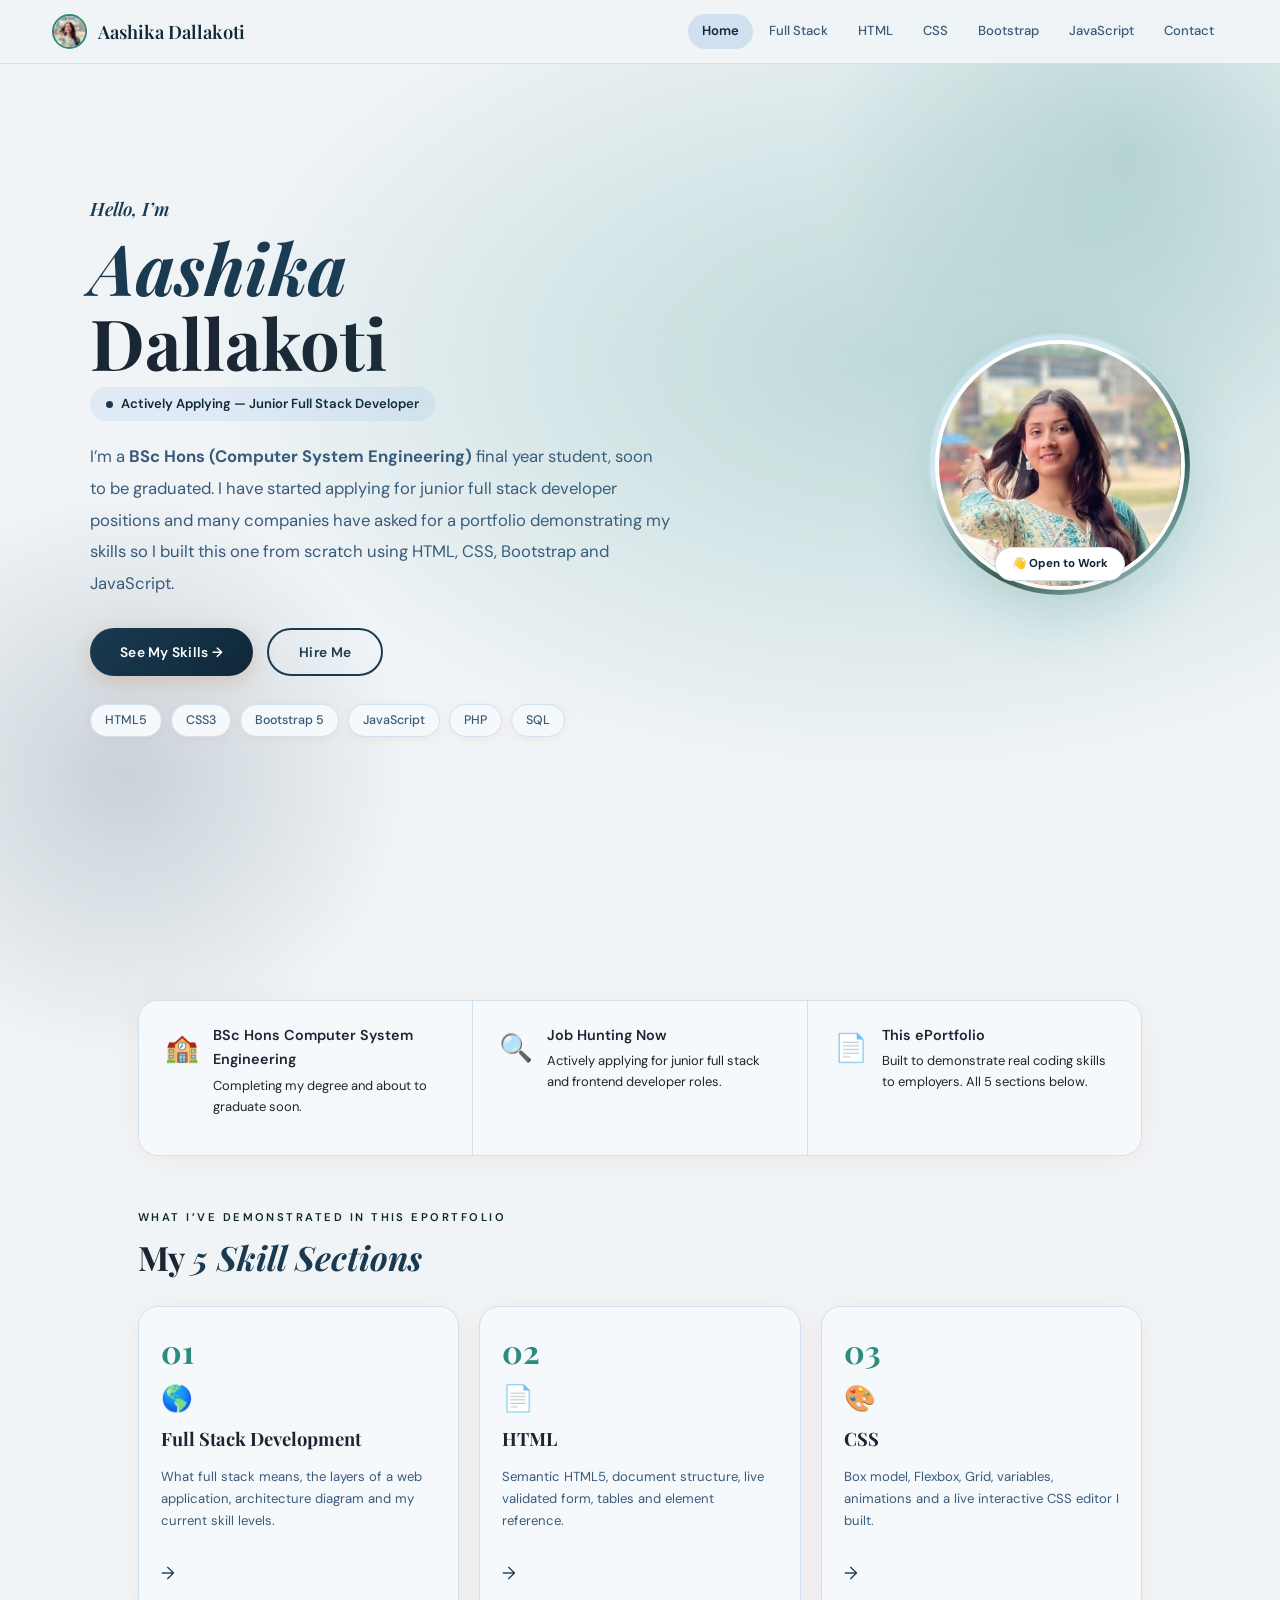
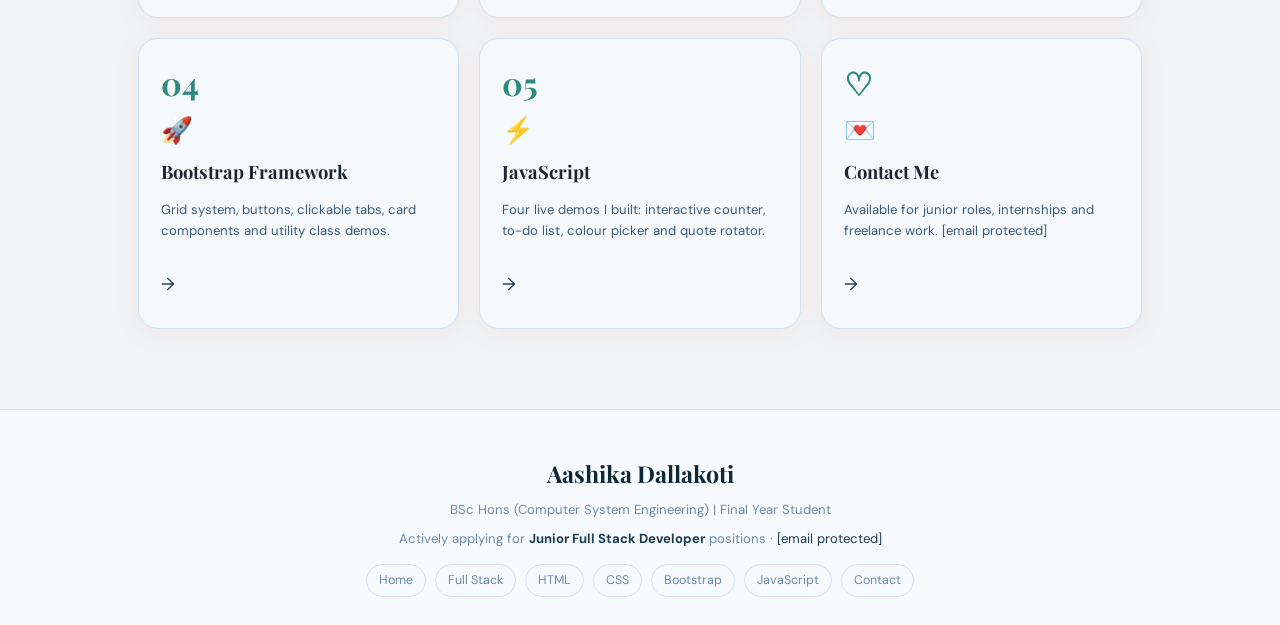
<file: index.html>
<!DOCTYPE html>
<html lang="en">
<head>
  <meta charset="UTF-8">
  <meta name="viewport" content="width=device-width,initial-scale=1.0">
  <link rel="icon" href="favicon.ico" type="image/x-icon">
  <title>Home | Aashika Dallakoti</title>
  <link rel="stylesheet" href="https://cdn.jsdelivr.net/npm/bootstrap@5.3.3/dist/css/bootstrap.min.css" crossorigin="anonymous">
  <link rel="stylesheet" href="style.css">
  <link rel="stylesheet" href="page-styles.css">
</head>
<body>
<nav class="navbar">
  <a class="nav-brand" href="index.html">
    <img class="nav-logo" src="profile.jpg" alt="Aashika">
    <span class="nav-name">Aashika Dallakoti</span>
  </a>
  <div class="nav-menu">
    <a class="nav-link" href="index.html">Home</a>
    <a class="nav-link" href="fullstack.html">Full Stack</a>
    <a class="nav-link" href="html.html">HTML</a>
    <a class="nav-link" href="css.html">CSS</a>
    <a class="nav-link" href="bootstrap.html">Bootstrap</a>
    <a class="nav-link" href="javascript.html">JavaScript</a>
    <a class="nav-link" href="contact.html">Contact</a>
  </div>
</nav>
<section class="hero-home">
  <div class="hero-bg"></div>
  <div class="hero-content reveals">

    <div class="profile-wrap">
      <div class="profile-outer">
        <div class="profile-inner">
          <img src="profile.jpg" alt="Aashika Dallakoti">
        </div>
      </div>
      <div class="profile-badge">&#128075; Open to Work</div>
     </div>

    <div class="hero-text">
      <p class="hero-greeting">Hello, I&rsquo;m</p>
      <h1 class="hero-name"><em>Aashika</em><br>Dallakoti</h1>
      <div class="hero-role"><span class="role-dot"></span>Actively Applying &mdash; Junior Full Stack Developer</div>
      <p class="hero-bio">
        I&rsquo;m a <strong>BSc Hons (Computer System Engineering)</strong> final year student, soon to be graduated.
        I have started applying for junior full stack developer positions and many companies have asked for a portfolio
        demonstrating my skills so I built this one from scratch using HTML, CSS, Bootstrap and JavaScript.
      </p>
      <div class="hero-btns">
        <a href="fullstack.html" class="btn btn-plum">See My Skills &#8594;</a>
        <a href="contact.html" class="btn btn-outline">Hire Me</a>
      </div>
      <div class="tech-stack">
        <span class="tech-badge">HTML5</span><span class="tech-badge">CSS3</span>
        <span class="tech-badge">Bootstrap 5</span><span class="tech-badge">JavaScript</span>
        <span class="tech-badge">PHP</span><span class="tech-badge">SQL</span>
      </div>
    </div>

  </div>
</section>

<div class="page-wrap">

  <div class="card about-strip reveals" style="margin-bottom:52px;">
    <div class="ab-inner">
      <div class="ab-item">
        <span class="ab-icon">&#127979;</span>
        <div>
          <strong>BSc Hons Computer System Engineering</strong>
          <p>Completing my degree and about to graduate soon.</p>
        </div>
      </div>
      <div class="ab-div"></div>
      <div class="ab-item">
        <span class="ab-icon">&#128269;</span>
        <div>
          <strong>Job Hunting Now</strong>
          <p>Actively applying for junior full stack and frontend developer roles.</p>
        </div>
      </div>
      <div class="ab-div"></div>
      <div class="ab-item">
        <span class="ab-icon">&#128196;</span>
        <div>
          <strong>This ePortfolio</strong>
          <p>Built to demonstrate real coding skills to employers. All 5 sections below.</p>
        </div>
      </div>
    </div>
  </div>

  <div class="reveals">
    <span class="label">What I&rsquo;ve demonstrated in this ePortfolio</span>
    <h2 class="section-heading" style="margin-bottom:28px;">My <em>5 Skill Sections</em></h2>
  </div>

  <div class="section-cards reveals">
    <a href="fullstack.html" class="snc">
      <div class="snc-num">01</div>
      <div class="snc-icon">&#127758;</div>
      <h3>Full Stack Development</h3>
      <p>What full stack means, the layers of a web application, architecture diagram and my current skill levels.</p>
      <span class="snc-arr">&#8594;</span>
    </a>
    <a href="html.html" class="snc">
      <div class="snc-num">02</div>
      <div class="snc-icon">&#128196;</div>
      <h3>HTML</h3>
      <p>Semantic HTML5, document structure, live validated form, tables and element reference.</p>
      <span class="snc-arr">&#8594;</span>
    </a>
    <a href="css.html" class="snc">
      <div class="snc-num">03</div>
      <div class="snc-icon">&#127912;</div>
      <h3>CSS</h3>
      <p>Box model, Flexbox, Grid, variables, animations and a live interactive CSS editor I built.</p>
      <span class="snc-arr">&#8594;</span>
    </a>
    <a href="bootstrap.html" class="snc">
      <div class="snc-num">04</div>
      <div class="snc-icon">&#128640;</div>
      <h3>Bootstrap Framework</h3>
      <p>Grid system, buttons, clickable tabs, card components and utility class demos.</p>
      <span class="snc-arr">&#8594;</span>
    </a>
    <a href="javascript.html" class="snc">
      <div class="snc-num">05</div>
      <div class="snc-icon">&#9889;</div>
      <h3>JavaScript</h3>
      <p>Four live demos I built: interactive counter, to-do list, colour picker and quote rotator.</p>
      <span class="snc-arr">&#8594;</span>
    </a>
    <a href="contact.html" class="snc">
      <div class="snc-num">&#9825;</div>
      <div class="snc-icon">&#128140;</div>
      <h3>Contact Me</h3>
      <p>Available for junior roles, internships and freelance work. <span class="__cf_email__" data-cfemail="7713161b1b161c18031e1616041f1e1c1637101a161e1b5914181a">[email&#160;protected]</span></p>
      <span class="snc-arr">&#8594;</span>
    </a>
  </div>

</div>

<footer class="footer">
  <div class="footer-name">Aashika Dallakoti</div>
  <p>BSc Hons (Computer System Engineering) | Final Year Student</p>
  <p style="margin-top:6px;">Actively applying for <strong>Junior Full Stack Developer</strong> positions &middot; <a href="/cdn-cgi/l/email-protection#2044414c4c414b4f544941415348494b4160474d41494c0e434f4d" style="color:var(--clay)"><span class="__cf_email__" data-cfemail="fc989d90909d979388959d9d8f9495979dbc9b919d9590d29f9391">[email&#160;protected]</span></a></p>
  <div class="footer-links">
    <a href="index.html">Home</a><a href="fullstack.html">Full Stack</a>
    <a href="html.html">HTML</a><a href="css.html">CSS</a>
    <a href="bootstrap.html">Bootstrap</a><a href="javascript.html">JavaScript</a>
    <a href="contact.html">Contact</a>
 <script src="script.js"></script>
</file>
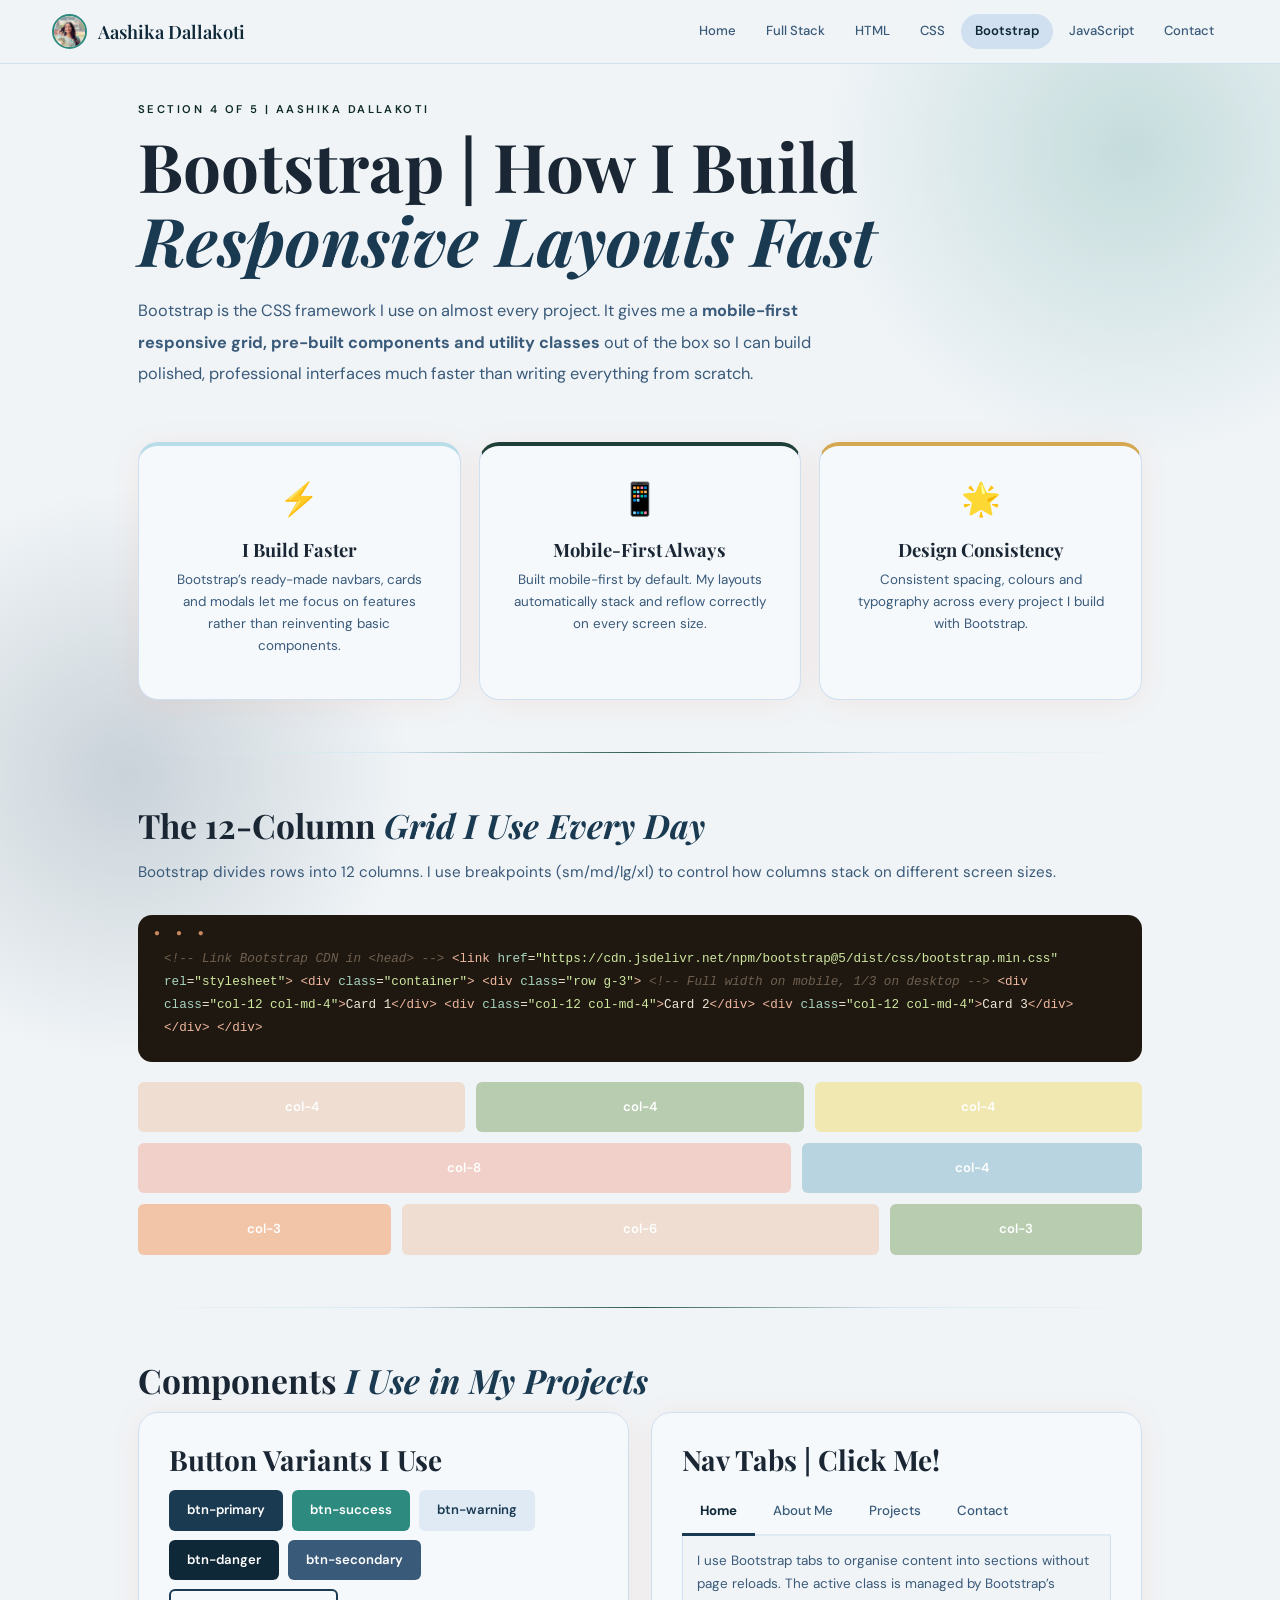
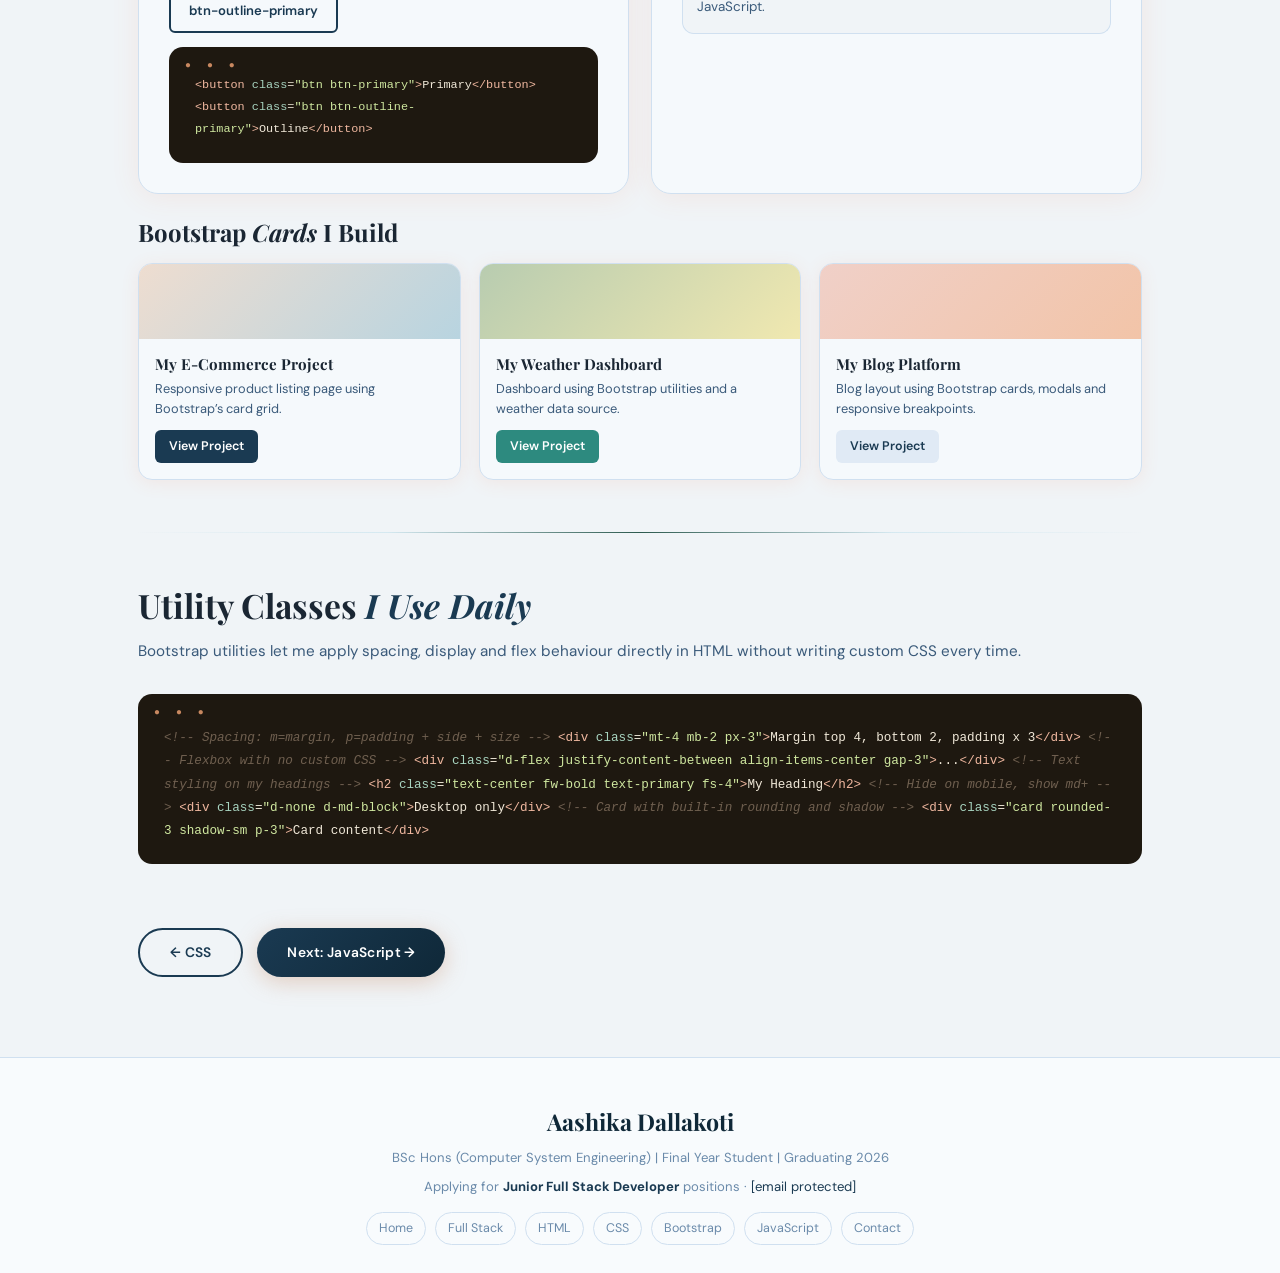
<file: bootstrap.html>
<!DOCTYPE html>
<html lang="en">
<head>
  <meta charset="UTF-8">
  <meta name="viewport" content="width=device-width,initial-scale=1.0">
  <link rel="icon" href="favicon.ico" type="image/x-icon">
  <title>Bootstrap | Aashika Dallakoti</title>
  <link rel="stylesheet" href="https://cdn.jsdelivr.net/npm/bootstrap@5.3.3/dist/css/bootstrap.min.css" crossorigin="anonymous">
  <link rel="stylesheet" href="style.css">
  <link rel="stylesheet" href="page-styles.css">
</head>
<body>
<nav class="navbar">
  <a class="nav-brand" href="index.html">
    <img class="nav-logo" src="profile.jpg" alt="Aashika">
    <span class="nav-name">Aashika Dallakoti</span>
  </a>
  <div class="nav-menu">
    <a class="nav-link" href="index.html">Home</a>
    <a class="nav-link" href="fullstack.html">Full Stack</a>
    <a class="nav-link" href="html.html">HTML</a>
    <a class="nav-link" href="css.html">CSS</a>
    <a class="nav-link" href="bootstrap.html">Bootstrap</a>
    <a class="nav-link" href="javascript.html">JavaScript</a>
    <a class="nav-link" href="contact.html">Contact</a>
  </div>
</nav>
<div class="page-wrap">
  <div class="reveals">
    <span class="label">Section 4 of 5 | Aashika Dallakoti</span>
    <h1 class="page-title">Bootstrap | How I Build<br><em>Responsive Layouts Fast</em></h1>
    <p class="page-intro">Bootstrap is the CSS framework I use on almost every project. It gives me a <strong>mobile-first responsive grid, pre-built components and utility classes</strong> out of the box so I can build polished, professional interfaces much faster than writing everything from scratch.</p>
  </div>

  <div class="grid-3 reveals" style="margin-bottom:44px;">
    <div class="card card-body card-accent-rose bs-why">
      <div class="bs-why-icon">&#9889;</div><h3>I Build Faster</h3>
      <p>Bootstrap&rsquo;s ready-made navbars, cards and modals let me focus on features rather than reinventing basic components.</p>
    </div>
    <div class="card card-body card-accent-mint bs-why">
      <div class="bs-why-icon">&#128241;</div><h3>Mobile-First Always</h3>
      <p>Built mobile-first by default. My layouts automatically stack and reflow correctly on every screen size.</p>
    </div>
    <div class="card card-body card-accent-butter bs-why">
      <div class="bs-why-icon">&#127775;</div><h3>Design Consistency</h3>
      <p>Consistent spacing, colours and typography across every project I build with Bootstrap.</p>
    </div>
  </div>

  <div class="divider"></div>

  <div class="reveals" style="margin-bottom:44px;">
    <h2 class="section-heading">The 12-Column <em>Grid I Use Every Day</em></h2>
    <p class="section-sub">Bootstrap divides rows into 12 columns. I use breakpoints (sm/md/lg/xl) to control how columns stack on different screen sizes.</p>
    <div class="code-block" style="margin-bottom:20px;padding-top:32px;">
<span class="c">&lt;!-- Link Bootstrap CDN in &lt;head&gt; --&gt;</span>
<span class="t">&lt;link</span> <span class="a">href</span>=<span class="v">"https://cdn.jsdelivr.net/npm/bootstrap@5/dist/css/bootstrap.min.css"</span> <span class="a">rel</span>=<span class="v">"stylesheet"</span><span class="t">&gt;</span>

<span class="t">&lt;div</span> <span class="a">class</span>=<span class="v">"container"</span><span class="t">&gt;</span>
  <span class="t">&lt;div</span> <span class="a">class</span>=<span class="v">"row g-3"</span><span class="t">&gt;</span>
    <span class="c">&lt;!-- Full width on mobile, 1/3 on desktop --&gt;</span>
    <span class="t">&lt;div</span> <span class="a">class</span>=<span class="v">"col-12 col-md-4"</span><span class="t">&gt;</span>Card 1<span class="t">&lt;/div&gt;</span>
    <span class="t">&lt;div</span> <span class="a">class</span>=<span class="v">"col-12 col-md-4"</span><span class="t">&gt;</span>Card 2<span class="t">&lt;/div&gt;</span>
    <span class="t">&lt;div</span> <span class="a">class</span>=<span class="v">"col-12 col-md-4"</span><span class="t">&gt;</span>Card 3<span class="t">&lt;/div&gt;</span>
  <span class="t">&lt;/div&gt;</span>
<span class="t">&lt;/div&gt;</span>
    </div>
    <div class="bs-grid-demo">
      <div class="bs-row"><div class="bs-col" style="background:#eeddd0;">col-4</div><div class="bs-col" style="background:#b8ccb0;">col-4</div><div class="bs-col" style="background:#f0e8b0;">col-4</div></div>
      <div class="bs-row"><div class="bs-col" style="flex:2;background:#f0d0c8;">col-8</div><div class="bs-col" style="flex:1;background:#b8d4e0;">col-4</div></div>
      <div class="bs-row"><div class="bs-col" style="flex:1;background:#f2c4a8;">col-3</div><div class="bs-col" style="flex:2;background:#eeddd0;">col-6</div><div class="bs-col" style="flex:1;background:#b8ccb0;">col-3</div></div>
    </div>
  </div>

  <div class="divider"></div>

  <div class="reveals" style="margin-bottom:44px;">
    <h2 class="section-heading">Components <em>I Use in My Projects</em></h2>
    <div class="grid-2" style="margin-bottom:24px;">
      <div class="card card-body">
        <h3 style="font-family:var(--ff-h);color:var(--ink);margin-bottom:14px;font-weight:700;">Button Variants I Use</h3>
        <div class="bs-btns">
          <button class="bsb p">btn-primary</button>
          <button class="bsb s">btn-success</button>
          <button class="bsb w">btn-warning</button>
          <button class="bsb d">btn-danger</button>
          <button class="bsb sec">btn-secondary</button>
          <button class="bsb op">btn-outline-primary</button>
        </div>
        <div class="code-block" style="margin-top:14px;font-size:.74rem;padding-top:28px;">
<span class="t">&lt;button</span> <span class="a">class</span>=<span class="v">"btn btn-primary"</span><span class="t">&gt;</span>Primary<span class="t">&lt;/button&gt;</span>
<span class="t">&lt;button</span> <span class="a">class</span>=<span class="v">"btn btn-outline-primary"</span><span class="t">&gt;</span>Outline<span class="t">&lt;/button&gt;</span>
        </div>
      </div>
      <div class="card card-body">
        <h3 style="font-family:var(--ff-h);color:var(--ink);margin-bottom:14px;font-weight:700;">Nav Tabs | Click Me!</h3>
        <div class="bs-tabs">
          <div class="bs-tab active" onclick="setTab(this)">Home</div>
          <div class="bs-tab" onclick="setTab(this)">About Me</div>
          <div class="bs-tab" onclick="setTab(this)">Projects</div>
          <div class="bs-tab" onclick="setTab(this)">Contact</div>
        </div>
        <div style="padding:14px;background:var(--bg);border-radius:0 0 12px 12px;font-size:.84rem;border:1px solid var(--border);border-top:none;">
          I use Bootstrap tabs to organise content into sections without page reloads. The active class is managed by Bootstrap&rsquo;s JavaScript.
        </div>
      </div>
    </div>
    <h3 style="font-family:var(--ff-h);color:var(--ink);margin-bottom:16px;font-size:1.5rem;font-weight:700;">Bootstrap <em>Cards</em> I Build</h3>
    <div class="grid-3">
      <div class="bs-demo-card"><div class="bs-card-img" style="background:linear-gradient(135deg,#eeddd0,#b8d4e0);"></div><div class="bs-card-bd"><h5>My E-Commerce Project</h5><p>Responsive product listing page using Bootstrap&rsquo;s card grid.</p><button class="bsb p sm">View Project</button></div></div>
      <div class="bs-demo-card"><div class="bs-card-img" style="background:linear-gradient(135deg,#b8ccb0,#f0e8b0);"></div><div class="bs-card-bd"><h5>My Weather Dashboard</h5><p>Dashboard using Bootstrap utilities and a weather data source.</p><button class="bsb s sm">View Project</button></div></div>
      <div class="bs-demo-card"><div class="bs-card-img" style="background:linear-gradient(135deg,#f0d0c8,#f2c4a8);"></div><div class="bs-card-bd"><h5>My Blog Platform</h5><p>Blog layout using Bootstrap cards, modals and responsive breakpoints.</p><button class="bsb w sm">View Project</button></div></div>
    </div>
  </div>

  <div class="divider"></div>

  <div class="reveals">
    <h2 class="section-heading">Utility Classes <em>I Use Daily</em></h2>
    <p class="section-sub">Bootstrap utilities let me apply spacing, display and flex behaviour directly in HTML without writing custom CSS every time.</p>
    <div class="code-block" style="padding-top:32px;">
<span class="c">&lt;!-- Spacing: m=margin, p=padding + side + size --&gt;</span>
<span class="t">&lt;div</span> <span class="a">class</span>=<span class="v">"mt-4 mb-2 px-3"</span><span class="t">&gt;</span>Margin top 4, bottom 2, padding x 3<span class="t">&lt;/div&gt;</span>

<span class="c">&lt;!-- Flexbox with no custom CSS --&gt;</span>
<span class="t">&lt;div</span> <span class="a">class</span>=<span class="v">"d-flex justify-content-between align-items-center gap-3"</span><span class="t">&gt;</span>...<span class="t">&lt;/div&gt;</span>

<span class="c">&lt;!-- Text styling on my headings --&gt;</span>
<span class="t">&lt;h2</span> <span class="a">class</span>=<span class="v">"text-center fw-bold text-primary fs-4"</span><span class="t">&gt;</span>My Heading<span class="t">&lt;/h2&gt;</span>

<span class="c">&lt;!-- Hide on mobile, show md+ --&gt;</span>
<span class="t">&lt;div</span> <span class="a">class</span>=<span class="v">"d-none d-md-block"</span><span class="t">&gt;</span>Desktop only<span class="t">&lt;/div&gt;</span>

<span class="c">&lt;!-- Card with built-in rounding and shadow --&gt;</span>
<span class="t">&lt;div</span> <span class="a">class</span>=<span class="v">"card rounded-3 shadow-sm p-3"</span><span class="t">&gt;</span>Card content<span class="t">&lt;/div&gt;</span>
    </div>
  </div>

  <div class="page-nav-btns reveals">
    <a href="css.html" class="btn btn-outline">&larr; CSS</a>
    <a href="javascript.html" class="btn btn-plum">Next: JavaScript &rarr;</a>
  </div>
</div>

<footer class="footer">
  <div class="footer-name">Aashika Dallakoti</div>
  <p>BSc Hons (Computer System Engineering) | Final Year Student | Graduating 2026</p>
  <p style="margin-top:6px;">Applying for <strong>Junior Full Stack Developer</strong> positions &middot; <a href="/cdn-cgi/l/email-protection#6400050808050f0b100d0505170c0d0f05240309050d084a070b09" style="color:var(--clay)"><span class="__cf_email__" data-cfemail="81e5e0edede0eaeef5e8e0e0f2e9e8eae0c1e6ece0e8edafe2eeec">[email&#160;protected]</span></a></p>
  <div class="footer-links">
    <a href="index.html">Home</a><a href="fullstack.html">Full Stack</a>
    <a href="html.html">HTML</a><a href="css.html">CSS</a>
    <a href="bootstrap.html">Bootstrap</a><a href="javascript.html">JavaScript</a>
    <a href="contact.html">Contact</a>
    <script src="script.js"></script>
</file>
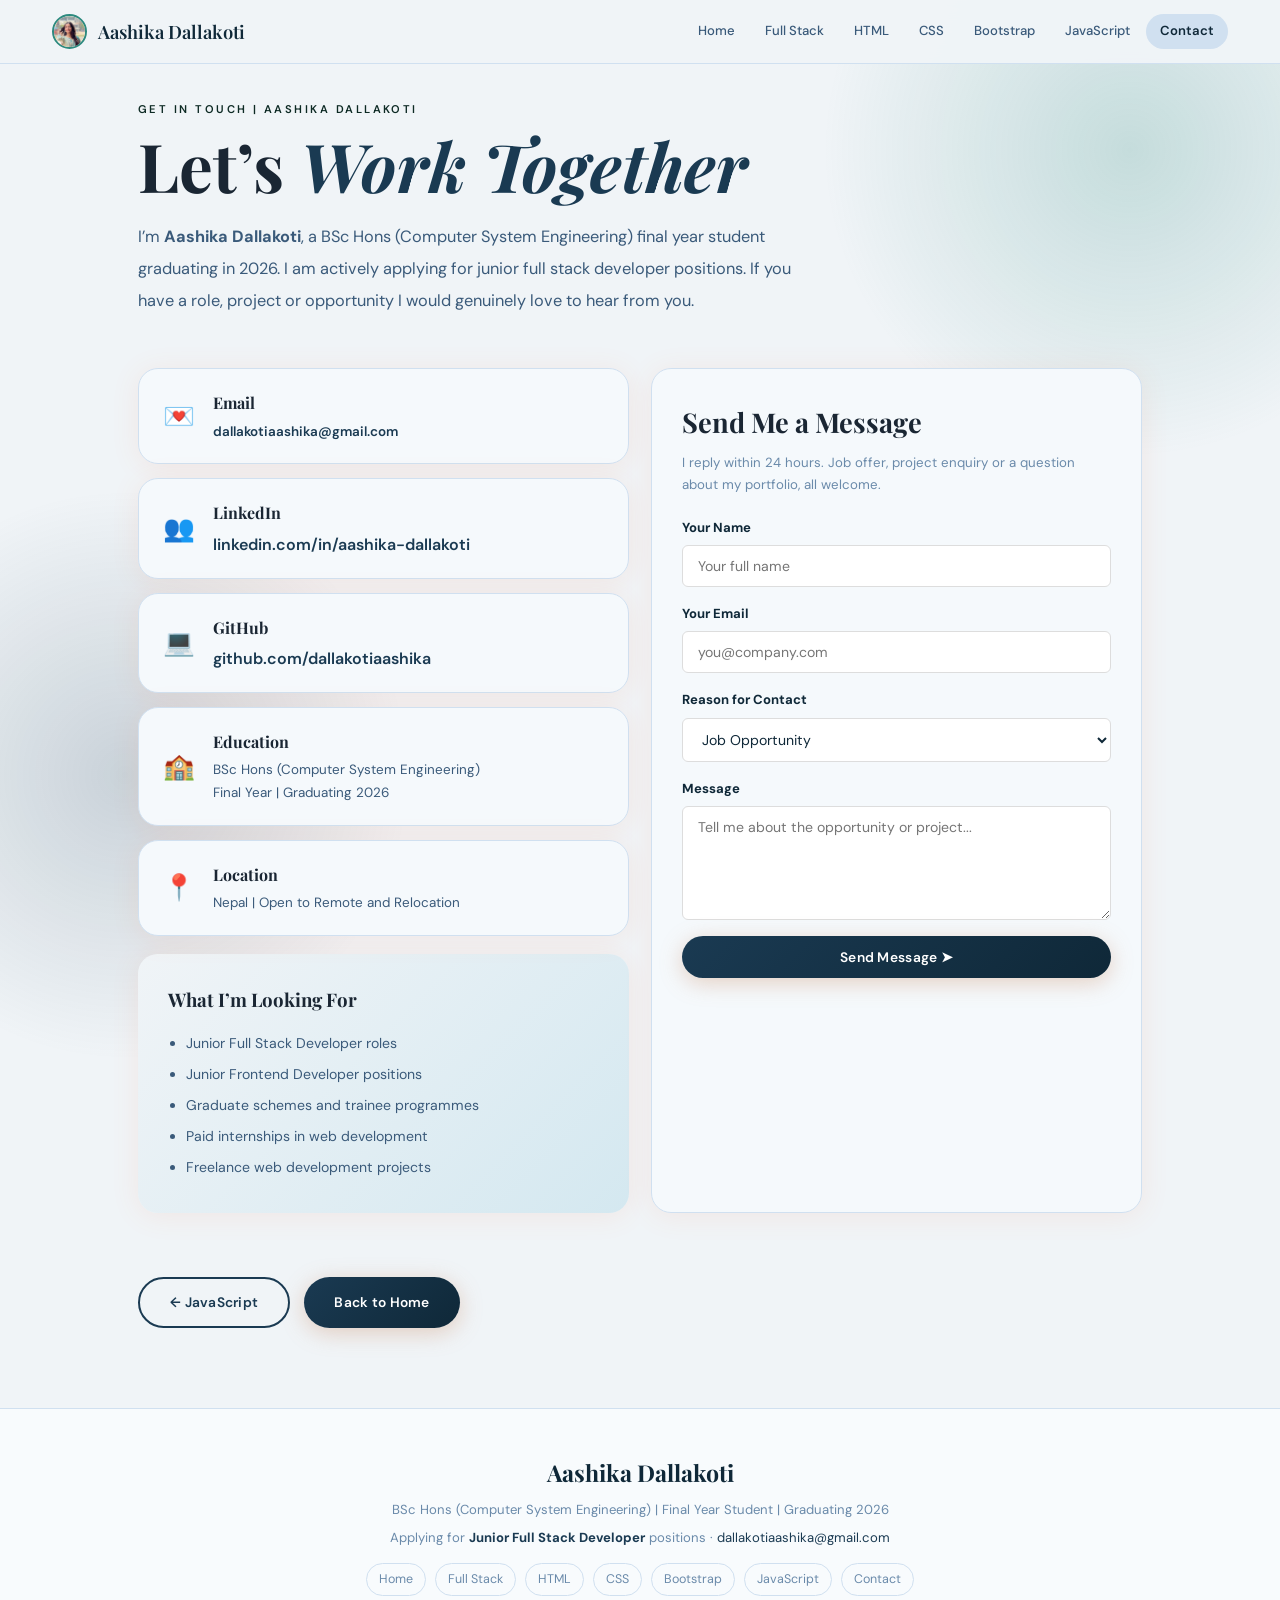
<file: contact.html>
<!DOCTYPE html>
<html lang="en">
<head>
  <meta charset="UTF-8">
  <meta name="viewport" content="width=device-width,initial-scale=1.0">
  <title>Contact | Aashika Dallakoti</title>
  <link rel="stylesheet" href="style.css">
  <link rel="stylesheet" href="page-styles.css">
</head>
<body>
<nav class="navbar">
  <a class="nav-brand" href="index.html">
    <img class="nav-logo" src="profile.jpg" alt="Aashika">
    <span class="nav-name">Aashika Dallakoti</span>
  </a>
  <div class="nav-menu">
    <a class="nav-link" href="index.html">Home</a>
    <a class="nav-link" href="fullstack.html">Full Stack</a>
    <a class="nav-link" href="html.html">HTML</a>
    <a class="nav-link" href="css.html">CSS</a>
    <a class="nav-link" href="bootstrap.html">Bootstrap</a>
    <a class="nav-link" href="javascript.html">JavaScript</a>
    <a class="nav-link" href="contact.html">Contact</a>
  </div>
</nav>
<div class="page-wrap">
  <div class="reveal">
    <span class="label">Get In Touch | Aashika Dallakoti</span>
    <h1 class="page-title">Let&rsquo;s <em>Work Together</em></h1>
    <p class="page-intro">I&rsquo;m <strong>Aashika Dallakoti</strong>, a BSc Hons (Computer System Engineering) final year student graduating in 2026. I am actively applying for junior full stack developer positions. If you have a role, project or opportunity I would genuinely love to hear from you.</p>
  </div>

  <div class="grid-2 reveal">
    <div>
      <div class="ci-cards">
        <div class="card card-body ci-card">
          <div class="ci-icon">&#128140;</div>
          <div><h4>Email</h4><p><a href="mailto:dallakotiaashika@gmail.com">dallakotiaashika@gmail.com</a></p></div>
        </div>
        <div class="card card-body ci-card">
          <div class="ci-icon">&#128101;</div>
          <div><h4>LinkedIn</h4>
            <a href="https://www.linkedin.com/in/aashika-dallakoti-070478340/" target="_blank" rel="noopener noreferrer">linkedin.com/in/aashika-dallakoti</a></div>
        </div>
        <div class="card card-body ci-card">
          <div class="ci-icon">&#128187;</div>
          <div><h4>GitHub</h4>
            <a href="https://github.com/dallakotiaashika" target="_blank" >github.com/dallakotiaashika</a>
          </div>
        </div>
        <div class="card card-body ci-card">
          <div class="ci-icon">&#127979;</div>
          <div><h4>Education</h4><p>BSc Hons (Computer System Engineering)<br>Final Year | Graduating 2026</p></div>
        </div>
        <div class="card card-body ci-card">
          <div class="ci-icon">&#128205;</div>
          <div><h4>Location</h4><p>Nepal | Open to Remote and Relocation</p></div>
        </div>
      </div>
      <div class="card card-body" style="margin-top:18px;background:linear-gradient(135deg,var(--sand),var(--blush));border:none;">
        <h3 style="font-family:var(--ff-h);color:var(--ink);margin-bottom:12px;font-weight:700;">What I&rsquo;m Looking For</h3>
        <ul style="font-size:.88rem;line-height:2.2;padding-left:18px;list-style:disc;">
          <li>Junior Full Stack Developer roles</li>
          <li>Junior Frontend Developer positions</li>
          <li>Graduate schemes and trainee programmes</li>
          <li>Paid internships in web development</li>
          <li>Freelance web development projects</li>
        </ul>
      </div>
    </div>

    <div class="card card-body">
      <h3 style="font-family:var(--ff-h);color:var(--ink);margin-bottom:6px;font-size:1.7rem;font-weight:700;">Send Me a Message</h3>
      <p style="font-size:.83rem;margin-bottom:20px;color:var(--muted);">I reply within 24 hours. Job offer, project enquiry or a question about my portfolio, all welcome.</p>
      <form onsubmit="handleContact(event)">
        <div class="form-group">
          <label class="form-lbl">Your Name</label>
          <input type="text" id="cName" class="form-inp" placeholder="Your full name">
          <div class="field-error" id="cNameErr"></div>
        </div>
        <div class="form-group">
          <label class="form-lbl">Your Email</label>
          <input type="email" id="cEmail" class="form-inp" placeholder="you@company.com">
          <div class="field-error" id="cEmailErr"></div>
        </div>
        <div class="form-group">
          <label class="form-lbl">Reason for Contact</label>
          <select class="form-inp">
            <option>Job Opportunity</option><option>Freelance Project</option>
            <option>Internship</option><option>Collaboration</option><option>General Enquiry</option>
          </select>
        </div>
        <div class="form-group">
          <label class="form-lbl">Message</label>
          <textarea id="cMsg" class="form-inp" rows="5" placeholder="Tell me about the opportunity or project..."></textarea>
          <div class="field-error" id="cMsgErr"></div>
        </div>
        <button type="submit" id="sendBtn" class="btn btn-plum" style="width:100%;justify-content:center;">
          Send Message &#10148;
        </button>
        <div class="form-success-msg" id="formOk">
          <span class="check">&#10003;</span>
          Message sent! I&rsquo;ll reply within 24 hours | dallakotiaashika@gmail.com
        </div>
      </form>
    </div>
  </div>

  <div class="page-nav-btns reveal">
    <a href="javascript.html" class="btn btn-outline">&larr; JavaScript</a>
    <a href="index.html" class="btn btn-plum">Back to Home</a>
  </div>
</div>

<footer class="footer">
  <div class="footer-name">Aashika Dallakoti</div>
  <p>BSc Hons (Computer System Engineering) | Final Year Student | Graduating 2026</p>
  <p style="margin-top:6px;">Applying for <strong>Junior Full Stack Developer</strong> positions &middot; <a href="mailto:dallakotiaashika@gmail.com" style="color:var(--clay)">dallakotiaashika@gmail.com</a></p>
  <div class="footer-links">
    <a href="index.html">Home</a><a href="fullstack.html">Full Stack</a>
    <a href="html.html">HTML</a><a href="css.html">CSS</a>
    <a href="bootstrap.html">Bootstrap</a><a href="javascript.html">JavaScript</a>
    <a href="contact.html">Contact</a>
  </div>
</footer>
<script src="script.js"></script>
</body>
</html>
</file>
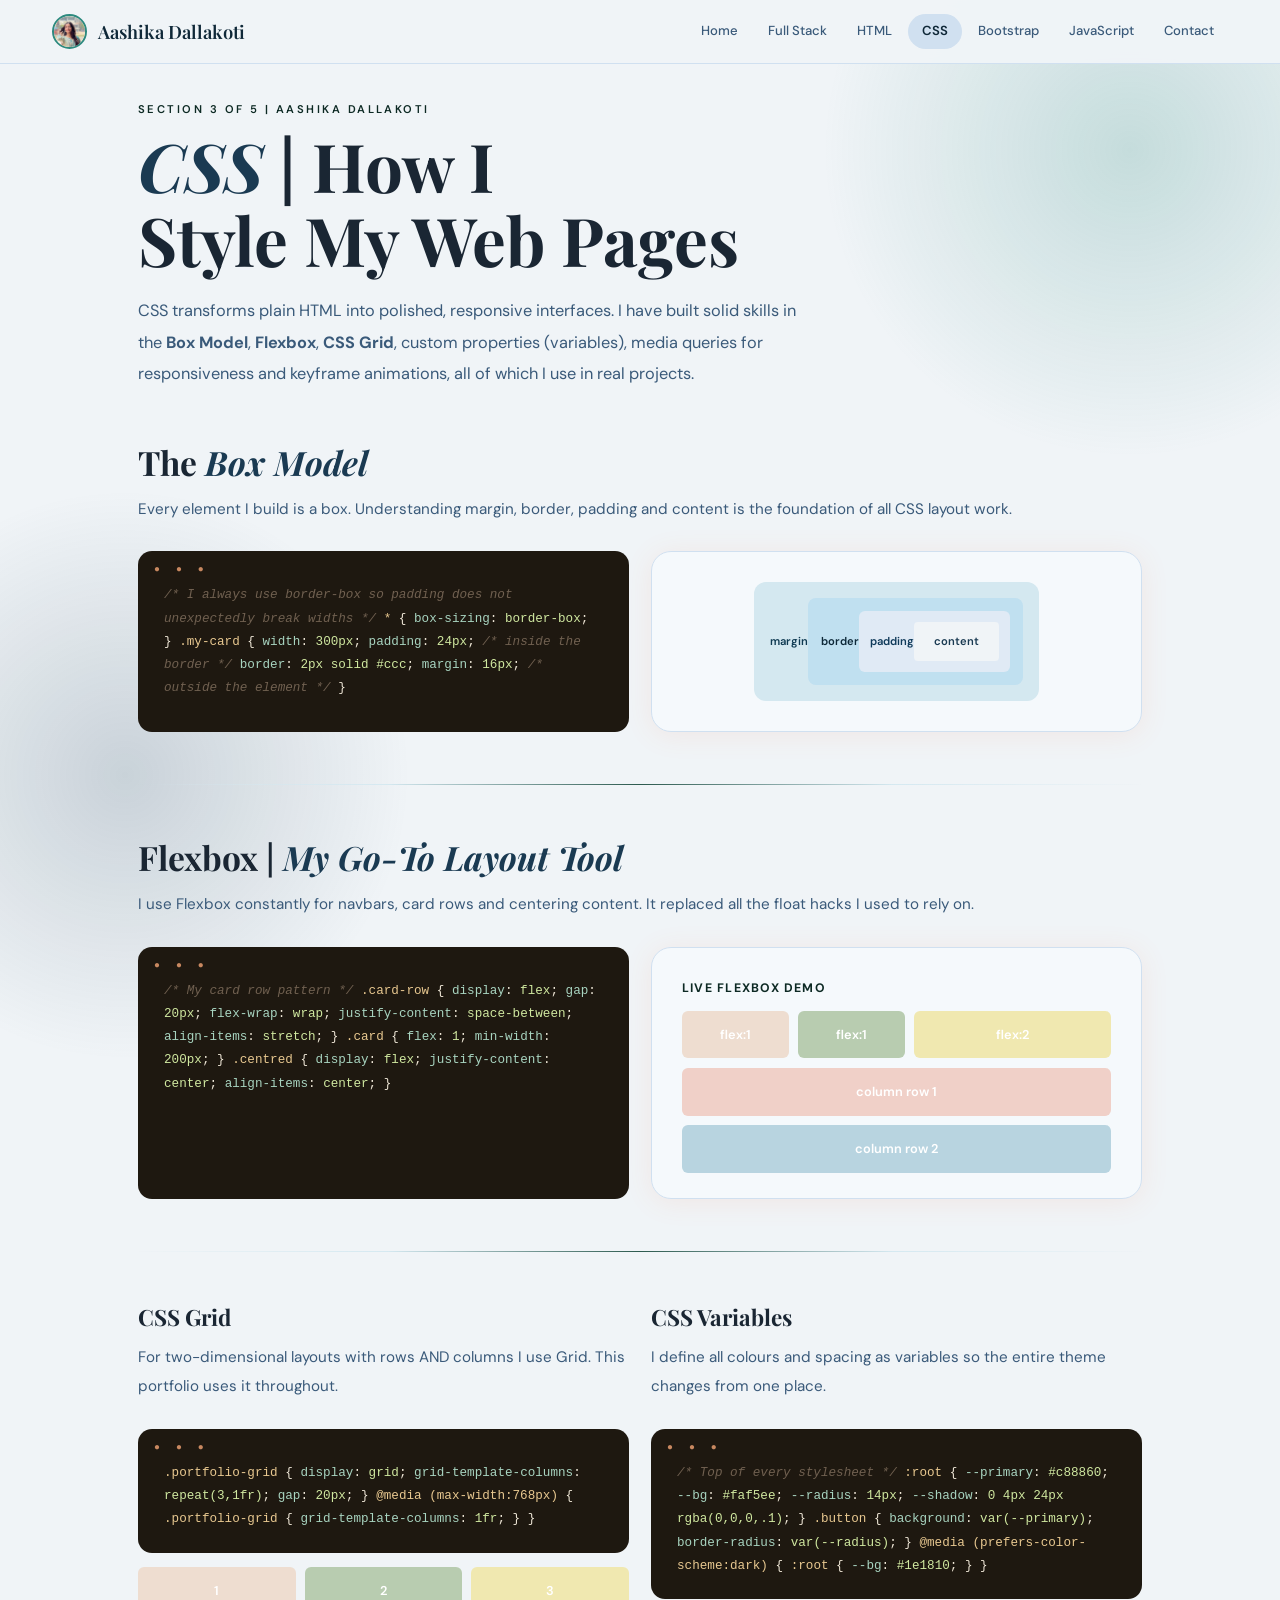
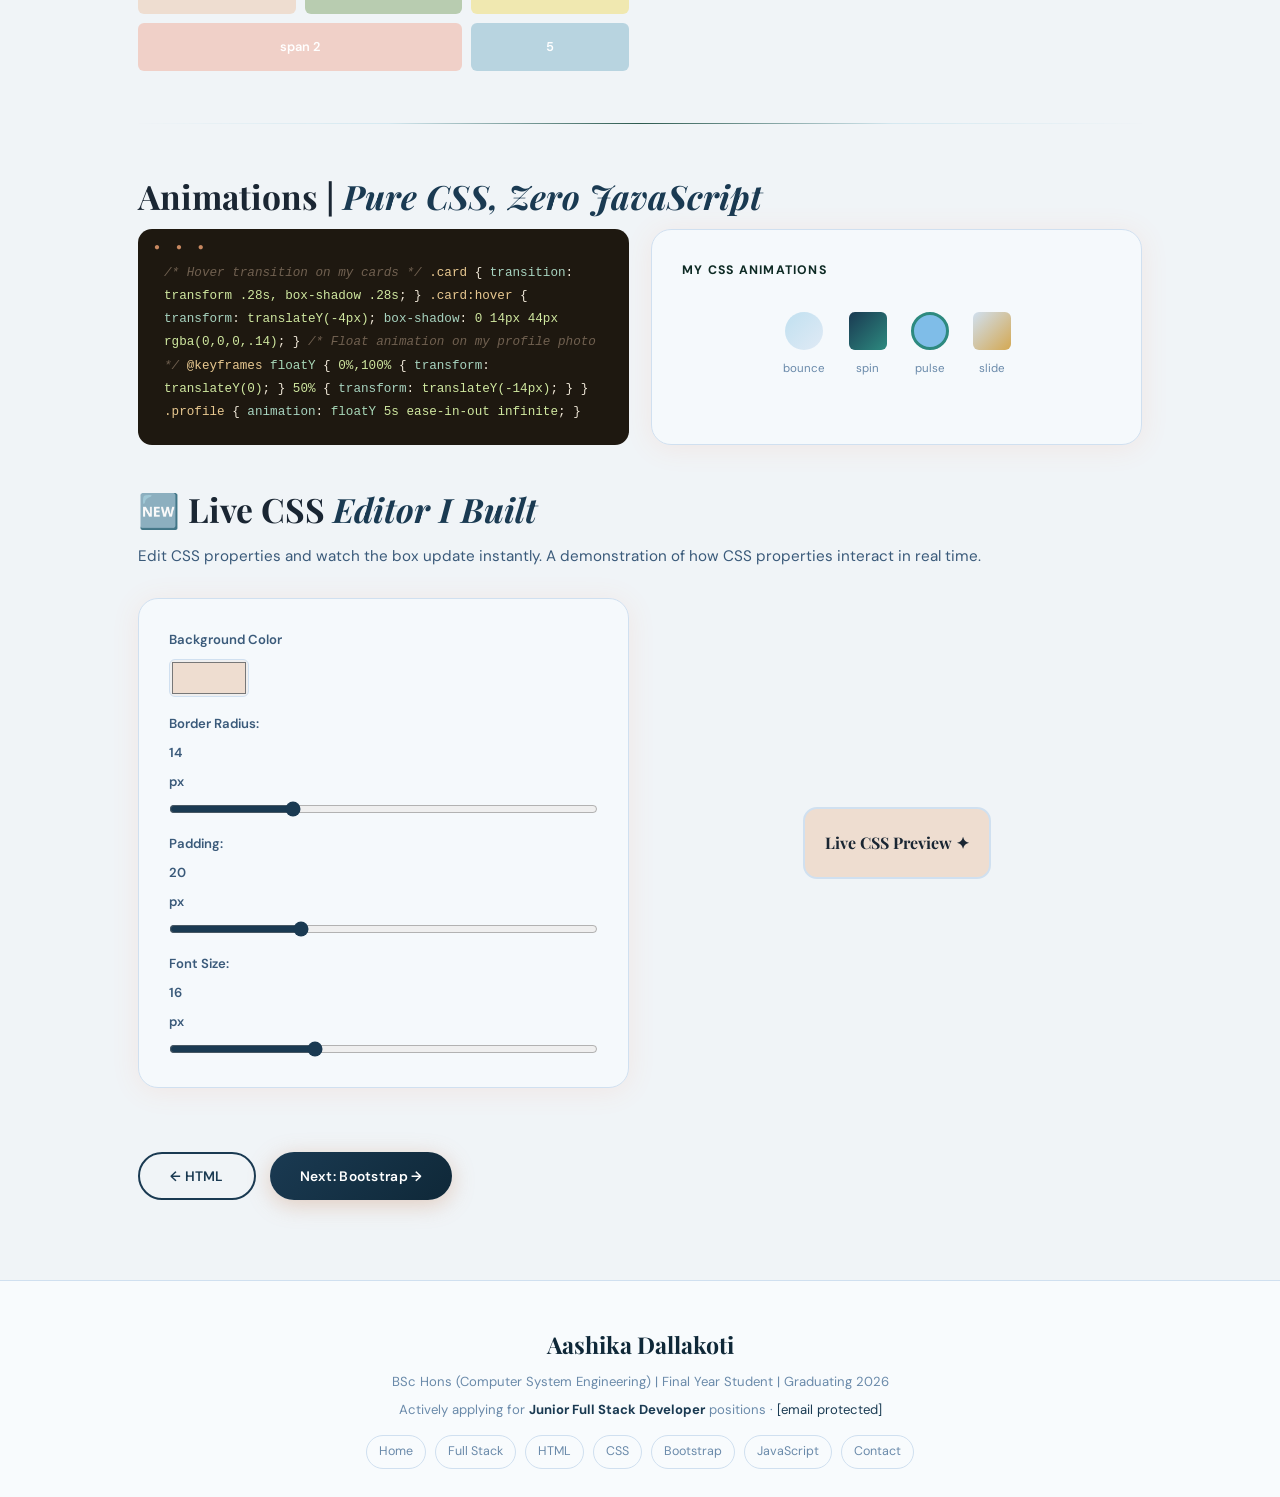
<file: css.html>
<!DOCTYPE html>
<html lang="en">
<head>
  <meta charset="UTF-8">
  <meta name="viewport" content="width=device-width,initial-scale=1.0">
  <link rel="icon" href="favicon.ico" type="image/x-icon">
  <title>CSS | Aashika Dallakoti</title>
  <link rel="stylesheet" href="https://cdn.jsdelivr.net/npm/bootstrap@5.3.3/dist/css/bootstrap.min.css" crossorigin="anonymous">
  <link rel="stylesheet" href="style.css">
  <link rel="stylesheet" href="page-styles.css">
</head>
<body>
<nav class="navbar">
  <a class="nav-brand" href="index.html">
    <img class="nav-logo" src="profile.jpg" alt="Aashika">
    <span class="nav-name">Aashika Dallakoti</span>
  </a>
  <div class="nav-menu">
    <a class="nav-link" href="index.html">Home</a>
    <a class="nav-link" href="fullstack.html">Full Stack</a>
    <a class="nav-link" href="html.html">HTML</a>
    <a class="nav-link" href="css.html">CSS</a>
    <a class="nav-link" href="bootstrap.html">Bootstrap</a>
    <a class="nav-link" href="javascript.html">JavaScript</a>
    <a class="nav-link" href="contact.html">Contact</a>
  </div>
</nav>
<div class="page-wrap">
  <div class="reveals">
    <span class="label">Section 3 of 5 | Aashika Dallakoti</span>
    <h1 class="page-title"><em>CSS</em> | How I<br>Style My Web Pages</h1>
    <p class="page-intro">CSS transforms plain HTML into polished, responsive interfaces. I have built solid skills in the <strong>Box Model</strong>, <strong>Flexbox</strong>, <strong>CSS Grid</strong>, custom properties (variables), media queries for responsiveness and keyframe animations, all of which I use in real projects.</p>
  </div>

  <div class="reveals" style="margin-bottom:44px;">
    <h2 class="section-heading">The <em>Box Model</em></h2>
    <p class="section-sub">Every element I build is a box. Understanding margin, border, padding and content is the foundation of all CSS layout work.</p>
    <div class="grid-2">
      <div class="code-block" style="padding-top:32px;">
<span class="c">/* I always use border-box so padding
   does not unexpectedly break widths */</span>
<span class="k">*</span> { <span class="a">box-sizing</span>: <span class="v">border-box</span>; }

<span class="k">.my-card</span> {
  <span class="a">width</span>:   <span class="v">300px</span>;
  <span class="a">padding</span>: <span class="v">24px</span>;   <span class="c">/* inside the border */</span>
  <span class="a">border</span>:  <span class="v">2px solid #ccc</span>;
  <span class="a">margin</span>:  <span class="v">16px</span>;   <span class="c">/* outside the element */</span>
}
      </div>
      <div class="card card-body" style="display:flex;align-items:center;justify-content:center;">
        <div class="bmd">
          <div class="bmd-margin">margin
            <div class="bmd-border">border
              <div class="bmd-padding">padding
                <div class="bmd-content">content</div>
              </div>
            </div>
          </div>
        </div>
      </div>
    </div>
  </div>

  <div class="divider"></div>

  <div class="reveals" style="margin-bottom:44px;">
    <h2 class="section-heading">Flexbox | <em>My Go-To Layout Tool</em></h2>
    <p class="section-sub">I use Flexbox constantly for navbars, card rows and centering content. It replaced all the float hacks I used to rely on.</p>
    <div class="grid-2">
      <div class="code-block" style="padding-top:32px;">
<span class="c">/* My card row pattern */</span>
<span class="k">.card-row</span> {
  <span class="a">display</span>:         <span class="v">flex</span>;
  <span class="a">gap</span>:             <span class="v">20px</span>;
  <span class="a">flex-wrap</span>:       <span class="v">wrap</span>;
  <span class="a">justify-content</span>: <span class="v">space-between</span>;
  <span class="a">align-items</span>:     <span class="v">stretch</span>;
}
<span class="k">.card</span> { <span class="a">flex</span>: <span class="v">1</span>; <span class="a">min-width</span>: <span class="v">200px</span>; }
<span class="k">.centred</span> {
  <span class="a">display</span>:         <span class="v">flex</span>;
  <span class="a">justify-content</span>: <span class="v">center</span>;
  <span class="a">align-items</span>:     <span class="v">center</span>;
}
      </div>
      <div class="card card-body">
        <p style="font-size:.77rem;color:var(--sage3);margin-bottom:12px;text-transform:uppercase;letter-spacing:.1em;font-weight:700;">Live Flexbox Demo</p>
        <div class="flex-live">
          <div class="fl-box" style="background:#eeddd0;">flex:1</div>
          <div class="fl-box" style="background:#b8ccb0;">flex:1</div>
          <div class="fl-box" style="flex:2;background:#f0e8b0;">flex:2</div>
        </div>
        <div class="flex-live" style="flex-direction:column;height:100px;margin-top:10px;">
          <div class="fl-box" style="background:#f0d0c8;">column row 1</div>
          <div class="fl-box" style="background:#b8d4e0;">column row 2</div>
        </div>
      </div>
    </div>
  </div>

  <div class="divider"></div>

  <div class="grid-2 reveals" style="margin-bottom:44px;">
    <div>
      <h2 class="section-heading" style="font-size:1.4rem;">CSS Grid</h2>
      <p class="section-sub">For two-dimensional layouts with rows AND columns I use Grid. This portfolio uses it throughout.</p>
      <div class="code-block" style="margin-bottom:14px;padding-top:32px;">
<span class="k">.portfolio-grid</span> {
  <span class="a">display</span>: <span class="v">grid</span>;
  <span class="a">grid-template-columns</span>: <span class="v">repeat(3,1fr)</span>;
  <span class="a">gap</span>: <span class="v">20px</span>;
}
<span class="k">@media (max-width:768px)</span> {
  <span class="k">.portfolio-grid</span> {
    <span class="a">grid-template-columns</span>: <span class="v">1fr</span>;
  }
}
      </div>
      <div class="grid-demo-css">
        <div class="gd-cell" style="background:#eeddd0;">1</div>
        <div class="gd-cell" style="background:#b8ccb0;">2</div>
        <div class="gd-cell" style="background:#f0e8b0;">3</div>
        <div class="gd-cell" style="background:#f0d0c8;grid-column:span 2;">span 2</div>
        <div class="gd-cell" style="background:#b8d4e0;">5</div>
      </div>
    </div>
    <div>
      <h2 class="section-heading" style="font-size:1.4rem;">CSS Variables</h2>
      <p class="section-sub">I define all colours and spacing as variables so the entire theme changes from one place.</p>
      <div class="code-block" style="padding-top:32px;">
<span class="c">/* Top of every stylesheet */</span>
<span class="k">:root</span> {
  <span class="a">--primary</span>:  <span class="v">#c88860</span>;
  <span class="a">--bg</span>:       <span class="v">#faf5ee</span>;
  <span class="a">--radius</span>:   <span class="v">14px</span>;
  <span class="a">--shadow</span>:   <span class="v">0 4px 24px rgba(0,0,0,.1)</span>;
}
<span class="k">.button</span> {
  <span class="a">background</span>:    <span class="v">var(--primary)</span>;
  <span class="a">border-radius</span>: <span class="v">var(--radius)</span>;
}
<span class="k">@media (prefers-color-scheme:dark)</span> {
  <span class="k">:root</span> { <span class="a">--bg</span>: <span class="v">#1e1810</span>; }
}
      </div>
    </div>
  </div>

  <div class="divider"></div>

  <div class="reveals" style="margin-bottom:44px;">
    <h2 class="section-heading">Animations | <em>Pure CSS, Zero JavaScript</em></h2>
    <div class="grid-2">
      <div class="code-block" style="padding-top:32px;">
<span class="c">/* Hover transition on my cards */</span>
<span class="k">.card</span> { <span class="a">transition</span>: <span class="v">transform .28s, box-shadow .28s</span>; }
<span class="k">.card:hover</span> {
  <span class="a">transform</span>:  <span class="v">translateY(-4px)</span>;
  <span class="a">box-shadow</span>: <span class="v">0 14px 44px rgba(0,0,0,.14)</span>;
}
<span class="c">/* Float animation on my profile photo */</span>
<span class="k">@keyframes</span> <span class="fn">floatY</span> {
  <span class="v">0%,100%</span> { <span class="a">transform</span>: <span class="v">translateY(0)</span>; }
  <span class="v">50%</span>     { <span class="a">transform</span>: <span class="v">translateY(-14px)</span>; }
}
<span class="k">.profile</span> {
  <span class="a">animation</span>: <span class="fn">floatY</span> <span class="v">5s ease-in-out infinite</span>;
}
      </div>
      <div class="card card-body anim-panel">
        <p style="font-size:.77rem;color:var(--sage3);margin-bottom:14px;text-transform:uppercase;letter-spacing:.1em;font-weight:700;">My CSS Animations</p>
        <div class="css-anims">
          <div class="anim-item"><div class="anim-bounce"></div><p>bounce</p></div>
          <div class="anim-item"><div class="anim-spin"></div><p>spin</p></div>
          <div class="anim-item"><div class="anim-pulse"></div><p>pulse</p></div>
          <div class="anim-item"><div class="anim-slide"></div><p>slide</p></div>
        </div>
      </div>
    </div>
  </div>

  <div class="reveals">
    <h2 class="section-heading">&#127381; Live CSS <em>Editor I Built</em></h2>
    <p class="section-sub">Edit CSS properties and watch the box update instantly. A demonstration of how CSS properties interact in real time.</p>
    <div class="grid-2">
      <div class="card card-body">
        <div class="css-editor">
          <label>Background Color <input type="color" id="dBg" value="#eeddd0" oninput="updateDemo()"></label>
          <label>Border Radius: <span id="dRv">14</span>px <input type="range" id="dR" min="0" max="50" value="14" oninput="updateDemo()"></label>
          <label>Padding: <span id="dPv">20</span>px <input type="range" id="dP" min="8" max="48" value="20" oninput="updateDemo()"></label>
          <label>Font Size: <span id="dFsv">16</span>px <input type="range" id="dFs" min="10" max="28" value="16" oninput="updateDemo()"></label>
        </div>
      </div>
      <div style="display:flex;align-items:center;justify-content:center;">
        <div id="liveBox" style="background:#eeddd0;border-radius:14px;padding:20px;font-size:16px;font-family:var(--ff-h);color:var(--ink);border:2px solid var(--border);min-width:180px;text-align:center;transition:.3s;font-weight:700;">
          Live CSS Preview &#10022;
        </div>
      </div>
    </div>
  </div>

  <div class="page-nav-btns reveals">
    <a href="html.html" class="btn btn-outline">&larr; HTML</a>
    <a href="bootstrap.html" class="btn btn-plum">Next: Bootstrap &rarr;</a>
  </div>
</div>

<footer class="footer">
  <div class="footer-name">Aashika Dallakoti</div>
  <p>BSc Hons (Computer System Engineering) | Final Year Student | Graduating 2026</p>
  <p style="margin-top:6px;">Actively applying for <strong>Junior Full Stack Developer</strong> positions &middot; <a href="/cdn-cgi/l/email-protection#a3c7c2cfcfc2c8ccd7cac2c2d0cbcac8c2e3c4cec2cacf8dc0ccce" style="color:var(--clay)"><span class="__cf_email__" data-cfemail="f397929f9f92989c879a9292809b9a9892b3949e929a9fdd909c9e">[email&#160;protected]</span></a></p>
  <div class="footer-links">
    <a href="index.html">Home</a><a href="fullstack.html">Full Stack</a>
    <a href="html.html">HTML</a><a href="css.html">CSS</a>
    <a href="bootstrap.html">Bootstrap</a><a href="javascript.html">JavaScript</a>
    <a href="contact.html">Contact</a>
    <script src="script.js"></script>
</file>
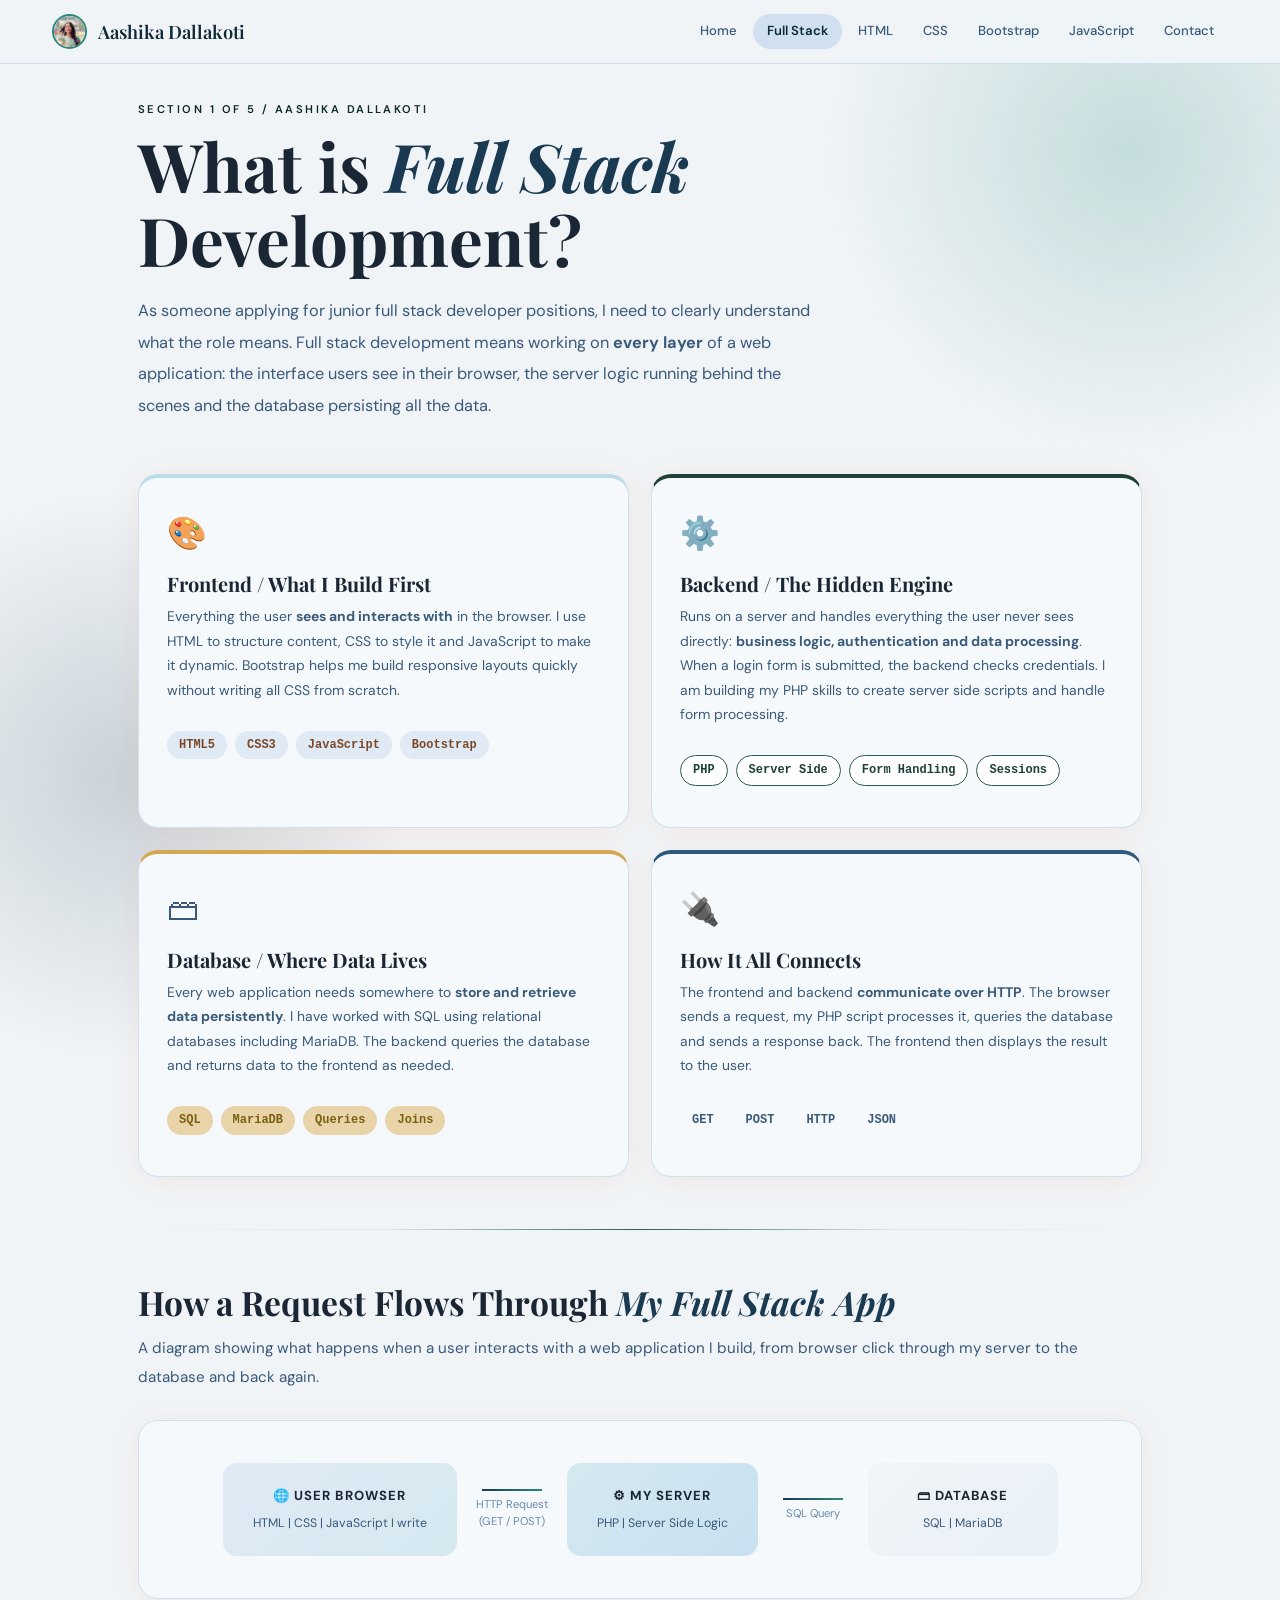
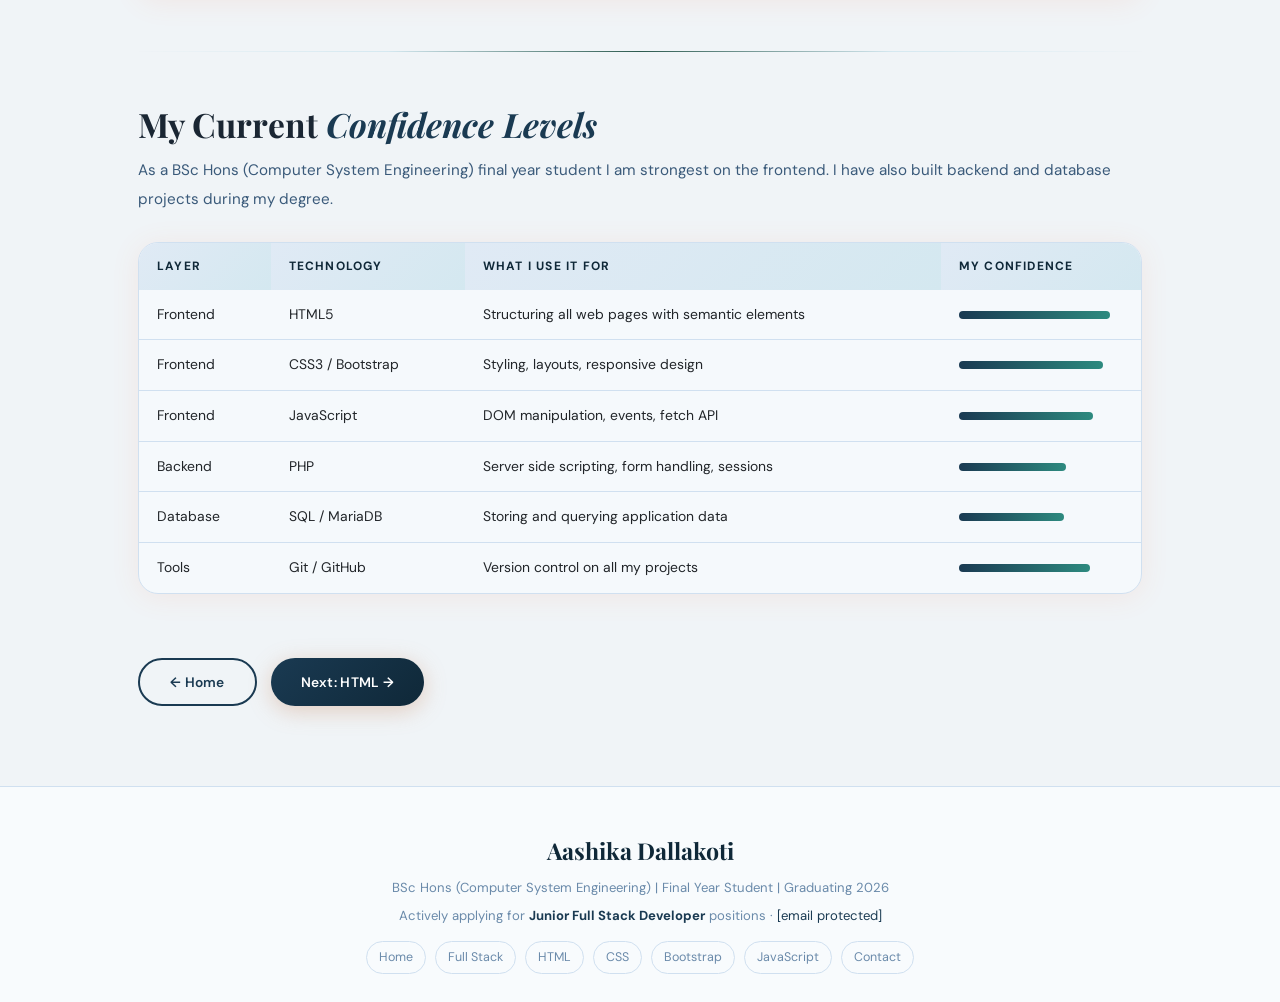
<file: fullstack.html>
<!DOCTYPE html>
<html lang="en">
<head>
  <meta charset="UTF-8">
  <meta name="viewport" content="width=device-width,initial-scale=1.0">
  <link rel="icon" href="favicon.ico" type="image/x-icon">
  <title>Full Stack Development | Aashika Dallakoti</title>
  <link rel="stylesheet" href="https://cdn.jsdelivr.net/npm/bootstrap@5.3.3/dist/css/bootstrap.min.css" crossorigin="anonymous">
  <link rel="stylesheet" href="style.css">
  <link rel="stylesheet" href="page-styles.css">
</head>
<body>
<nav class="navbar">
  <a class="nav-brand" href="index.html">
    <img class="nav-logo" src="profile.jpg" alt="Aashika">
    <span class="nav-name">Aashika Dallakoti</span>
  </a>
  <div class="nav-menu">
    <a class="nav-link" href="index.html">Home</a>
    <a class="nav-link" href="fullstack.html">Full Stack</a>
    <a class="nav-link" href="html.html">HTML</a>
    <a class="nav-link" href="css.html">CSS</a>
    <a class="nav-link" href="bootstrap.html">Bootstrap</a>
    <a class="nav-link" href="javascript.html">JavaScript</a>
    <a class="nav-link" href="contact.html">Contact</a>
  </div>
</nav>
<div class="page-wrap">
  <div class="reveals">
    <span class="label">Section 1 of 5 / Aashika Dallakoti</span>
    <h1 class="page-title">What is <em>Full Stack</em><br>Development?</h1>
    <p class="page-intro">As someone applying for junior full stack developer positions, I need to clearly understand what the role means. Full stack development means working on <strong>every layer</strong> of a web application: the interface users see in their browser, the server logic running behind the scenes and the database persisting all the data.</p>
  </div>

  <div class="grid-2 reveals" style="margin-bottom:44px;">
    <div class="card card-body card-accent-rose pillar-card">
      <div class="pillar-icon">&#127912;</div>
      <h3 class="section-heading" style="font-size:1.25rem;">Frontend / What I Build First</h3>
      <p>Everything the user <strong>sees and interacts with</strong> in the browser. I use HTML to structure content, CSS to style it and JavaScript to make it dynamic. Bootstrap helps me build responsive layouts quickly without writing all CSS from scratch.</p>
      <div class="pill-row"><span class="pill pill-lav">HTML5</span><span class="pill pill-lav">CSS3</span><span class="pill pill-lav">JavaScript</span><span class="pill pill-lav">Bootstrap</span></div>
    </div>
    <div class="card card-body card-accent-mint pillar-card">
      <div class="pillar-icon">&#9881;&#65039;</div>
      <h3 class="section-heading" style="font-size:1.25rem;">Backend / The Hidden Engine</h3>
      <p>Runs on a server and handles everything the user never sees directly: <strong>business logic, authentication and data processing</strong>. When a login form is submitted, the backend checks credentials. I am building my PHP skills to create server side scripts and handle form processing.</p>
      <div class="pill-row"><span class="pill pill-mint">PHP</span><span class="pill pill-mint">Server Side</span><span class="pill pill-mint">Form Handling</span><span class="pill pill-mint">Sessions</span></div>
    </div>
    <div class="card card-body card-accent-butter pillar-card">
      <div class="pillar-icon">&#128451;&#65038;</div>
      <h3 class="section-heading" style="font-size:1.25rem;">Database / Where Data Lives</h3>
      <p>Every web application needs somewhere to <strong>store and retrieve data persistently</strong>. I have worked with SQL using relational databases including MariaDB. The backend queries the database and returns data to the frontend as needed.</p>
      <div class="pill-row"><span class="pill pill-butter">SQL</span><span class="pill pill-butter">MariaDB</span><span class="pill pill-butter">Queries</span><span class="pill pill-butter">Joins</span></div>
    </div>
    <div class="card card-body card-accent-sky pillar-card">
      <div class="pillar-icon">&#128268;</div>
      <h3 class="section-heading" style="font-size:1.25rem;">How It All Connects</h3>
      <p>The frontend and backend <strong>communicate over HTTP</strong>. The browser sends a request, my PHP script processes it, queries the database and sends a response back. The frontend then displays the result to the user.</p>
      <div class="pill-row"><span class="pill">GET</span><span class="pill">POST</span><span class="pill">HTTP</span><span class="pill">JSON</span></div>
    </div>
  </div>

  <div class="divider"></div>

  <div class="reveals" style="margin-bottom:44px;">
    <h2 class="section-heading">How a Request Flows Through <em>My Full Stack App</em></h2>
    <p class="section-sub">A diagram showing what happens when a user interacts with a web application I build, from browser click through my server to the database and back again.</p>
    <div class="card card-body">
      <div class="arch-flow">
        <div class="arch-box arch-fe"><div class="arch-lbl">&#127760; USER BROWSER</div><div class="arch-tech">HTML | CSS | JavaScript I write</div></div>
        <div class="arch-arr"><span class="arch-line"></span><span class="arch-lbl2">HTTP Request<br>(GET / POST)</span></div>
        <div class="arch-box arch-be"><div class="arch-lbl">&#9881; MY SERVER</div><div class="arch-tech">PHP | Server Side Logic</div></div>
        <div class="arch-arr"><span class="arch-line"></span><span class="arch-lbl2">SQL Query</span></div>
        <div class="arch-box arch-db"><div class="arch-lbl">&#128451; DATABASE</div><div class="arch-tech">SQL | MariaDB</div></div>
      </div>
    </div>
  </div>

  <div class="divider"></div>

  <div class="reveals">
    <h2 class="section-heading">My Current <em>Confidence Levels</em></h2>
    <p class="section-sub">As a BSc Hons (Computer System Engineering) final year student I am strongest on the frontend. I have also built backend and database projects during my degree.</p>
    <div class="skill-tbl card">
      <table>
        <thead><tr><th>Layer</th><th>Technology</th><th>What I Use It For</th><th>My Confidence</th></tr></thead>
        <tbody>
          <tr><td>Frontend</td><td>HTML5</td><td>Structuring all web pages with semantic elements</td><td><span class="skill-bar" data-w="92"></span></td></tr>
          <tr><td>Frontend</td><td>CSS3 / Bootstrap</td><td>Styling, layouts, responsive design</td><td><span class="skill-bar" data-w="88"></span></td></tr>
          <tr><td>Frontend</td><td>JavaScript</td><td>DOM manipulation, events, fetch API</td><td><span class="skill-bar" data-w="82"></span></td></tr>
          <tr><td>Backend</td><td>PHP</td><td>Server side scripting, form handling, sessions</td><td><span class="skill-bar" data-w="65"></span></td></tr>
          <tr><td>Database</td><td>SQL / MariaDB</td><td>Storing and querying application data</td><td><span class="skill-bar" data-w="64"></span></td></tr>
          <tr><td>Tools</td><td>Git / GitHub</td><td>Version control on all my projects</td><td><span class="skill-bar" data-w="80"></span></td></tr>
        </tbody>
      </table>
    </div>
  </div>

  <div class="page-nav-btns reveals">
    <a href="index.html" class="btn btn-outline">&larr; Home</a>
    <a href="html.html" class="btn btn-plum">Next: HTML &rarr;</a>
  </div>
</div>

<footer class="footer">
  <div class="footer-name">Aashika Dallakoti</div>
  <p>BSc Hons (Computer System Engineering) | Final Year Student | Graduating 2026</p>
  <p style="margin-top:6px;">Actively applying for <strong>Junior Full Stack Developer</strong> positions &middot; <a href="/cdn-cgi/l/email-protection#2b4f4a47474a40445f424a4a584342404a6b4c464a424705484446" style="color:var(--clay)"><span class="__cf_email__" data-cfemail="84e0e5e8e8e5efebf0ede5e5f7ecedefe5c4e3e9e5ede8aae7ebe9">[email&#160;protected]</span></a></p>
  <div class="footer-links">
    <a href="index.html">Home</a><a href="fullstack.html">Full Stack</a>
    <a href="html.html">HTML</a><a href="css.html">CSS</a>
    <a href="bootstrap.html">Bootstrap</a><a href="javascript.html">JavaScript</a>
    <a href="contact.html">Contact</a>
  <script src="script.js"></script>
</file>
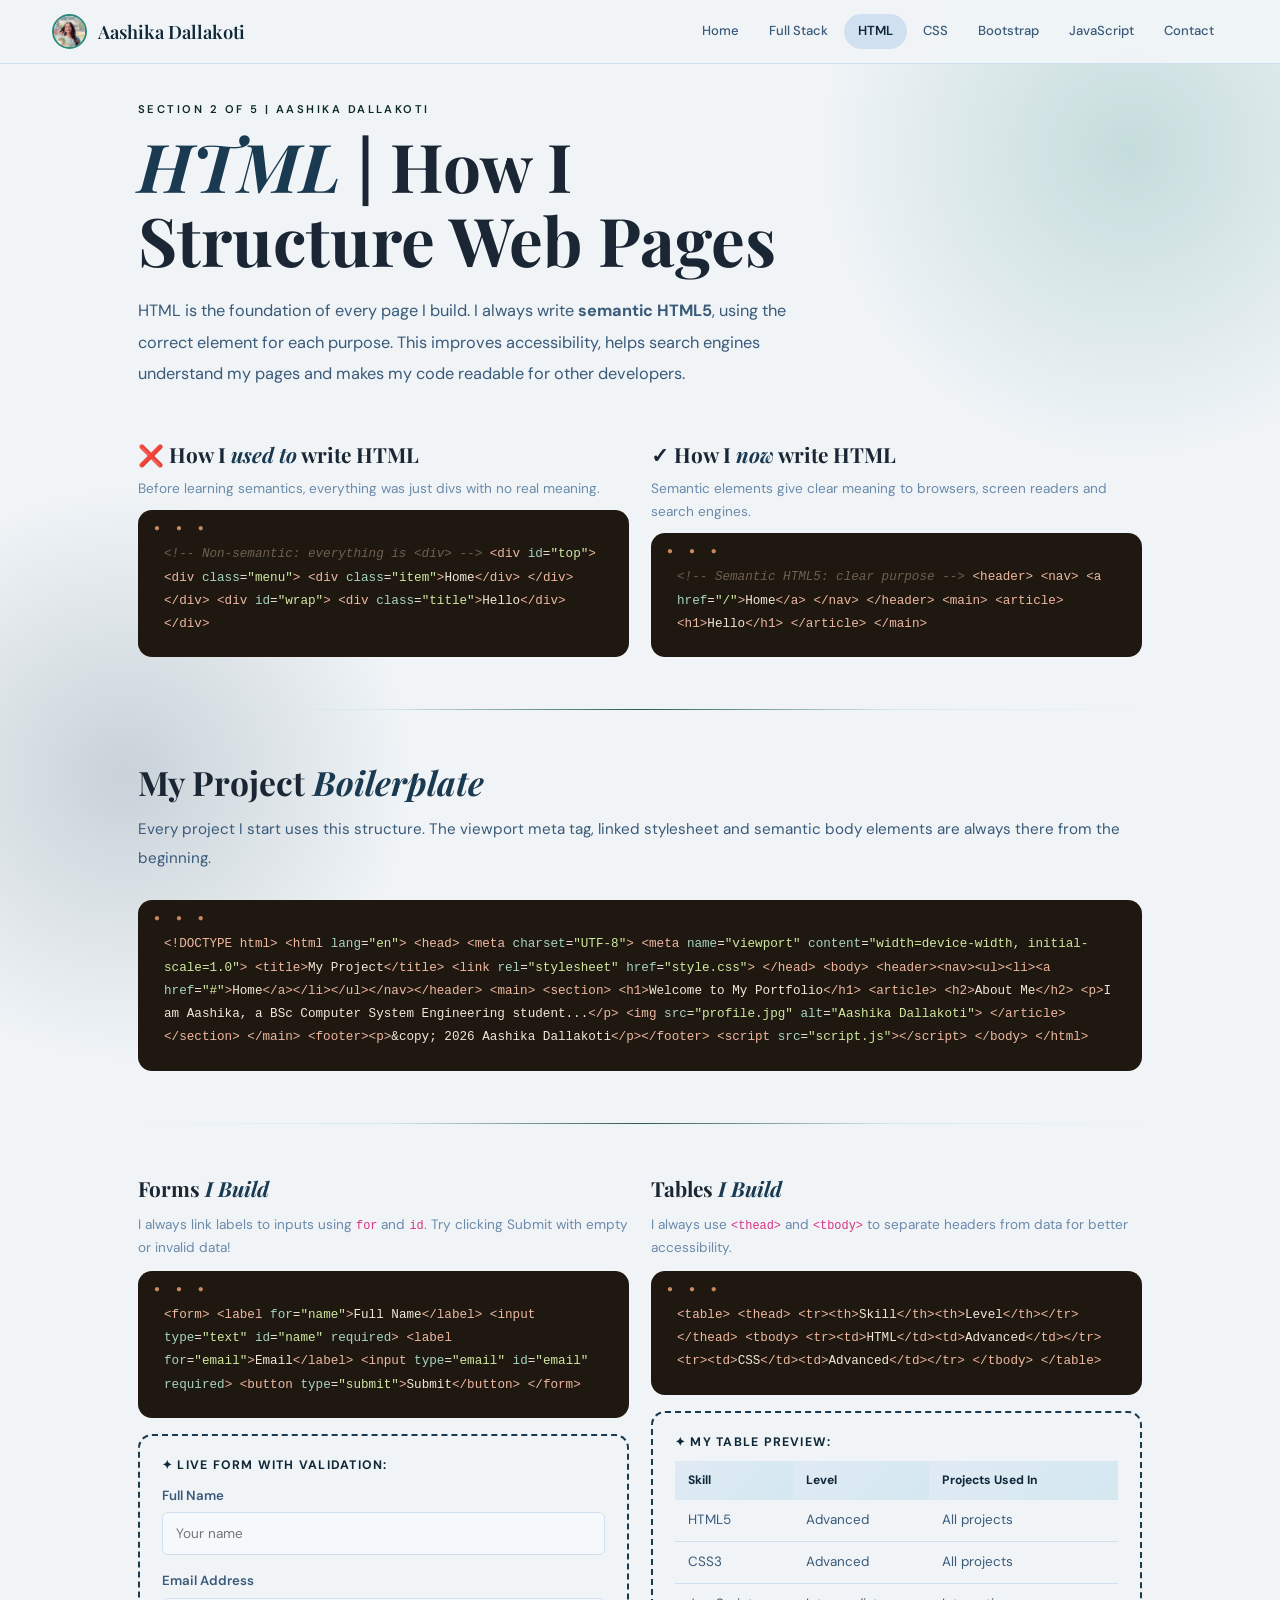
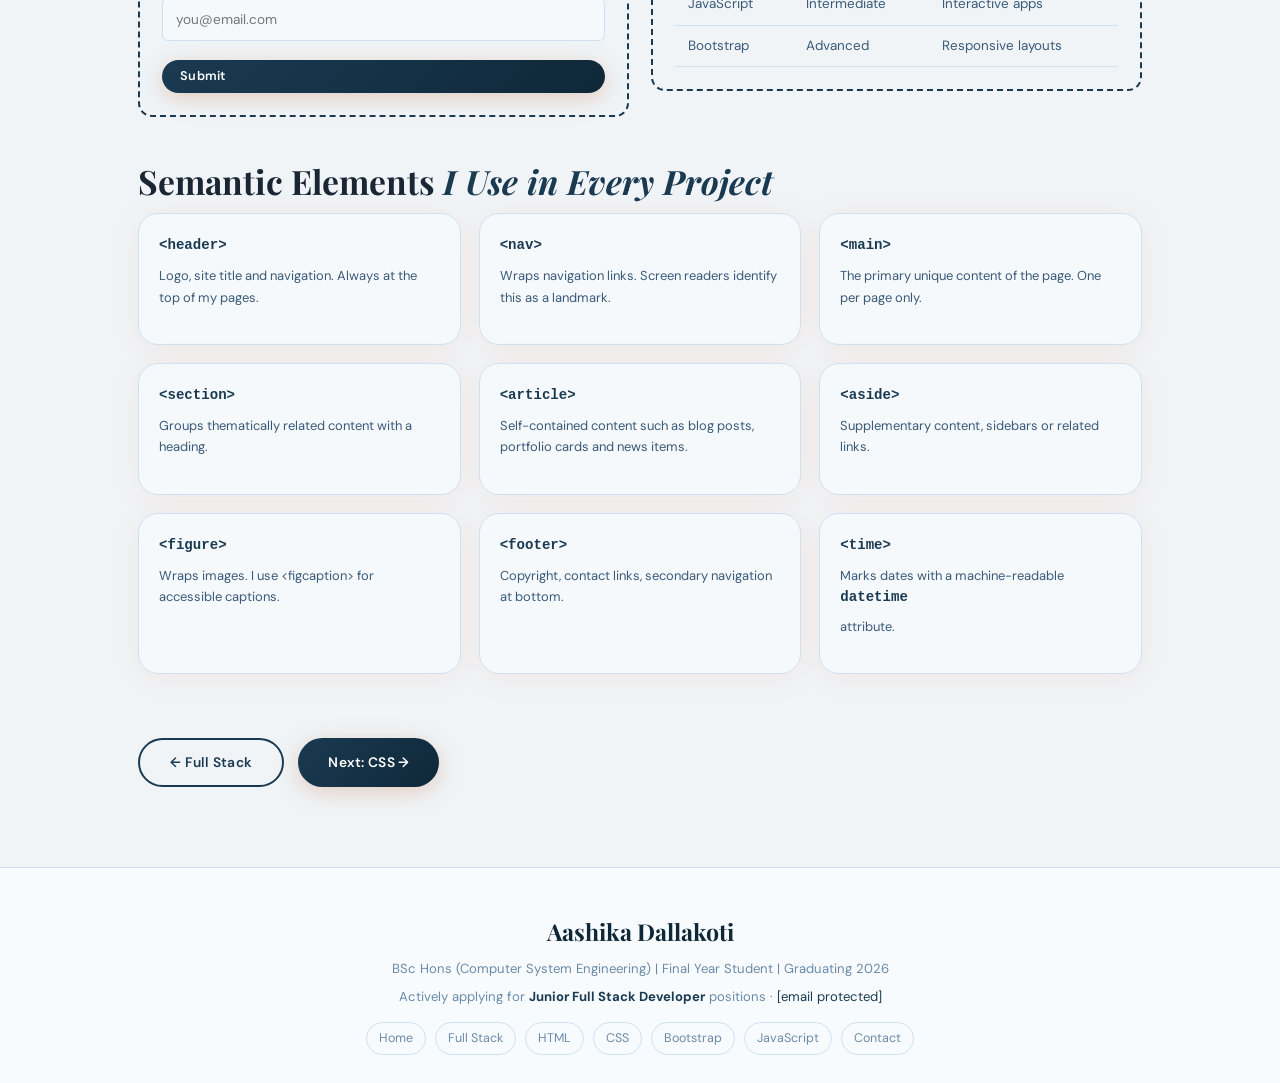
<file: html.html>
<!DOCTYPE html>
<html lang="en">
<head>
  <meta charset="UTF-8">
  <meta name="viewport" content="width=device-width,initial-scale=1.0">
  <link rel="icon" href="favicon.ico" type="image/x-icon">
  <title>HTML | Aashika Dallakoti</title>
  <link rel="stylesheet" href="https://cdn.jsdelivr.net/npm/bootstrap@5.3.3/dist/css/bootstrap.min.css" crossorigin="anonymous">
  <link rel="stylesheet" href="style.css">
  <link rel="stylesheet" href="page-styles.css">
</head>
<body>
<nav class="navbar">
  <a class="nav-brand" href="index.html">
    <img class="nav-logo" src="profile.jpg" alt="Aashika">
    <span class="nav-name">Aashika Dallakoti</span>
  </a>
  <div class="nav-menu">
    <a class="nav-link" href="index.html">Home</a>
    <a class="nav-link" href="fullstack.html">Full Stack</a>
    <a class="nav-link" href="html.html">HTML</a>
    <a class="nav-link" href="css.html">CSS</a>
    <a class="nav-link" href="bootstrap.html">Bootstrap</a>
    <a class="nav-link" href="javascript.html">JavaScript</a>
    <a class="nav-link" href="contact.html">Contact</a>
  </div>
</nav>
<div class="page-wrap">
  <div class="reveals">
    <span class="label">Section 2 of 5 | Aashika Dallakoti</span>
    <h1 class="page-title"><em>HTML</em> | How I<br>Structure Web Pages</h1>
    <p class="page-intro">HTML is the foundation of every page I build. I always write <strong>semantic HTML5</strong>, using the correct element for each purpose. This improves accessibility, helps search engines understand my pages and makes my code readable for other developers.</p>
  </div>

  <div class="grid-2 reveals" style="margin-bottom:44px;">
    <div>
      <h2 class="section-heading" style="font-size:1.3rem;margin-bottom:10px;">&#10060; How I <em>used to</em> write HTML</h2>
      <p style="font-size:.85rem;margin-bottom:10px;color:var(--muted);">Before learning semantics, everything was just divs with no real meaning.</p>
      <div class="code-block" style="padding-top:32px;">
<span class="c">&lt;!-- Non-semantic: everything is &lt;div&gt; --&gt;</span>
<span class="t">&lt;div</span> <span class="a">id</span>=<span class="v">"top"</span><span class="t">&gt;</span>
  <span class="t">&lt;div</span> <span class="a">class</span>=<span class="v">"menu"</span><span class="t">&gt;</span>
    <span class="t">&lt;div</span> <span class="a">class</span>=<span class="v">"item"</span><span class="t">&gt;</span>Home<span class="t">&lt;/div&gt;</span>
  <span class="t">&lt;/div&gt;</span>
<span class="t">&lt;/div&gt;</span>
<span class="t">&lt;div</span> <span class="a">id</span>=<span class="v">"wrap"</span><span class="t">&gt;</span>
  <span class="t">&lt;div</span> <span class="a">class</span>=<span class="v">"title"</span><span class="t">&gt;</span>Hello<span class="t">&lt;/div&gt;</span>
<span class="t">&lt;/div&gt;</span>
      </div>
    </div>
    <div>
      <h2 class="section-heading" style="font-size:1.3rem;margin-bottom:10px;">&#10003; How I <em>now</em> write HTML</h2>
      <p style="font-size:.85rem;margin-bottom:10px;color:var(--muted);">Semantic elements give clear meaning to browsers, screen readers and search engines.</p>
      <div class="code-block" style="padding-top:32px;">
<span class="c">&lt;!-- Semantic HTML5: clear purpose --&gt;</span>
<span class="t">&lt;header&gt;</span>
  <span class="t">&lt;nav&gt;</span>
    <span class="t">&lt;a</span> <span class="a">href</span>=<span class="v">"/"</span><span class="t">&gt;</span>Home<span class="t">&lt;/a&gt;</span>
  <span class="t">&lt;/nav&gt;</span>
<span class="t">&lt;/header&gt;</span>
<span class="t">&lt;main&gt;</span>
  <span class="t">&lt;article&gt;</span>
    <span class="t">&lt;h1&gt;</span>Hello<span class="t">&lt;/h1&gt;</span>
  <span class="t">&lt;/article&gt;</span>
<span class="t">&lt;/main&gt;</span>
      </div>
    </div>
  </div>

  <div class="divider"></div>

  <div class="reveals" style="margin-bottom:44px;">
    <h2 class="section-heading">My Project <em>Boilerplate</em></h2>
    <p class="section-sub">Every project I start uses this structure. The viewport meta tag, linked stylesheet and semantic body elements are always there from the beginning.</p>
    <div class="code-block" style="padding-top:32px;">
<span class="t">&lt;!DOCTYPE html&gt;</span>
<span class="t">&lt;html</span> <span class="a">lang</span>=<span class="v">"en"</span><span class="t">&gt;</span>
  <span class="t">&lt;head&gt;</span>
    <span class="t">&lt;meta</span> <span class="a">charset</span>=<span class="v">"UTF-8"</span><span class="t">&gt;</span>
    <span class="t">&lt;meta</span> <span class="a">name</span>=<span class="v">"viewport"</span> <span class="a">content</span>=<span class="v">"width=device-width, initial-scale=1.0"</span><span class="t">&gt;</span>
    <span class="t">&lt;title&gt;</span>My Project<span class="t">&lt;/title&gt;</span>
    <span class="t">&lt;link</span> <span class="a">rel</span>=<span class="v">"stylesheet"</span> <span class="a">href</span>=<span class="v">"style.css"</span><span class="t">&gt;</span>
  <span class="t">&lt;/head&gt;</span>
  <span class="t">&lt;body&gt;</span>
    <span class="t">&lt;header&gt;&lt;nav&gt;&lt;ul&gt;&lt;li&gt;&lt;a</span> <span class="a">href</span>=<span class="v">"#"</span><span class="t">&gt;</span>Home<span class="t">&lt;/a&gt;&lt;/li&gt;&lt;/ul&gt;&lt;/nav&gt;&lt;/header&gt;</span>
    <span class="t">&lt;main&gt;</span>
      <span class="t">&lt;section&gt;</span>
        <span class="t">&lt;h1&gt;</span>Welcome to My Portfolio<span class="t">&lt;/h1&gt;</span>
        <span class="t">&lt;article&gt;</span>
          <span class="t">&lt;h2&gt;</span>About Me<span class="t">&lt;/h2&gt;</span>
          <span class="t">&lt;p&gt;</span>I am Aashika, a BSc Computer System Engineering student...<span class="t">&lt;/p&gt;</span>
          <span class="t">&lt;img</span> <span class="a">src</span>=<span class="v">"profile.jpg"</span> <span class="a">alt</span>=<span class="v">"Aashika Dallakoti"</span><span class="t">&gt;</span>
        <span class="t">&lt;/article&gt;</span>
      <span class="t">&lt;/section&gt;</span>
    <span class="t">&lt;/main&gt;</span>
    <span class="t">&lt;footer&gt;&lt;p&gt;</span>&amp;copy; 2026 Aashika Dallakoti<span class="t">&lt;/p&gt;&lt;/footer&gt;</span>
    <span class="t">&lt;script</span> <span class="a">src</span>=<span class="v">"script.js"</span><span class="t">&gt;&lt;/script&gt;</span>
  <span class="t">&lt;/body&gt;</span>
<span class="t">&lt;/html&gt;</span>
    </div>
  </div>

  <div class="divider"></div>

  <div class="grid-2 reveals" style="margin-bottom:44px;">
    <div>
      <h2 class="section-heading" style="font-size:1.3rem;margin-bottom:12px;">Forms <em>I Build</em></h2>
      <p style="font-size:.85rem;margin-bottom:12px;color:var(--muted);">I always link labels to inputs using <code>for</code> and <code>id</code>. Try clicking Submit with empty or invalid data!</p>
      <div class="code-block" style="margin-bottom:14px;padding-top:32px;">
<span class="t">&lt;form&gt;</span>
  <span class="t">&lt;label</span> <span class="a">for</span>=<span class="v">"name"</span><span class="t">&gt;</span>Full Name<span class="t">&lt;/label&gt;</span>
  <span class="t">&lt;input</span> <span class="a">type</span>=<span class="v">"text"</span> <span class="a">id</span>=<span class="v">"name"</span> <span class="a">required</span><span class="t">&gt;</span>
  <span class="t">&lt;label</span> <span class="a">for</span>=<span class="v">"email"</span><span class="t">&gt;</span>Email<span class="t">&lt;/label&gt;</span>
  <span class="t">&lt;input</span> <span class="a">type</span>=<span class="v">"email"</span> <span class="a">id</span>=<span class="v">"email"</span> <span class="a">required</span><span class="t">&gt;</span>
  <span class="t">&lt;button</span> <span class="a">type</span>=<span class="v">"submit"</span><span class="t">&gt;</span>Submit<span class="t">&lt;/button&gt;</span>
<span class="t">&lt;/form&gt;</span>
      </div>
      <div class="html-preview">
        <h4>&#10022; Live Form with Validation:</h4>
        <div class="demo-form">
          <label for="demoName">Full Name</label>
          <input type="text" id="demoName" placeholder="Your name" class="demo-input">
          <div class="field-error" id="demoNameErr"></div>
          <label for="demoEmail" style="margin-top:10px;">Email Address</label>
          <input type="email" id="demoEmail" placeholder="you@email.com" class="demo-input">
          <div class="field-error" id="demoEmailErr"></div>
          <button id="demoSubmitBtn" class="btn btn-plum btn-sm" style="margin-top:14px;" onclick="submitDemoForm()">Submit</button>
          <div class="form-success-msg" id="demoSuccess"><span class="check">&#10003;</span> Form submitted successfully!</div>
        </div>
      </div>
    </div>
    <div>
      <h2 class="section-heading" style="font-size:1.3rem;margin-bottom:12px;">Tables <em>I Build</em></h2>
      <p style="font-size:.85rem;margin-bottom:12px;color:var(--muted);">I always use <code>&lt;thead&gt;</code> and <code>&lt;tbody&gt;</code> to separate headers from data for better accessibility.</p>
      <div class="code-block" style="margin-bottom:14px;padding-top:32px;">
<span class="t">&lt;table&gt;</span>
  <span class="t">&lt;thead&gt;</span>
    <span class="t">&lt;tr&gt;&lt;th&gt;</span>Skill<span class="t">&lt;/th&gt;&lt;th&gt;</span>Level<span class="t">&lt;/th&gt;&lt;/tr&gt;</span>
  <span class="t">&lt;/thead&gt;</span>
  <span class="t">&lt;tbody&gt;</span>
    <span class="t">&lt;tr&gt;&lt;td&gt;</span>HTML<span class="t">&lt;/td&gt;&lt;td&gt;</span>Advanced<span class="t">&lt;/td&gt;&lt;/tr&gt;</span>
    <span class="t">&lt;tr&gt;&lt;td&gt;</span>CSS<span class="t">&lt;/td&gt;&lt;td&gt;</span>Advanced<span class="t">&lt;/td&gt;&lt;/tr&gt;</span>
  <span class="t">&lt;/tbody&gt;</span>
<span class="t">&lt;/table&gt;</span>
      </div>
      <div class="html-preview">
        <h4>&#10022; My Table Preview:</h4>
        <table class="demo-table">
          <thead><tr><th>Skill</th><th>Level</th><th>Projects Used In</th></tr></thead>
          <tbody>
            <tr><td>HTML5</td><td>Advanced</td><td>All projects</td></tr>
            <tr><td>CSS3</td><td>Advanced</td><td>All projects</td></tr>
            <tr><td>JavaScript</td><td>Intermediate</td><td>Interactive apps</td></tr>
            <tr><td>Bootstrap</td><td>Advanced</td><td>Responsive layouts</td></tr>
          </tbody>
        </table>
      </div>
    </div>
  </div>

  <div class="reveals">
    <h2 class="section-heading">Semantic Elements <em>I Use in Every Project</em></h2>
    <div class="grid-3">
      <div class="card card-body sem-card"><code>&lt;header&gt;</code><p>Logo, site title and navigation. Always at the top of my pages.</p></div>
      <div class="card card-body sem-card"><code>&lt;nav&gt;</code><p>Wraps navigation links. Screen readers identify this as a landmark.</p></div>
      <div class="card card-body sem-card"><code>&lt;main&gt;</code><p>The primary unique content of the page. One per page only.</p></div>
      <div class="card card-body sem-card"><code>&lt;section&gt;</code><p>Groups thematically related content with a heading.</p></div>
      <div class="card card-body sem-card"><code>&lt;article&gt;</code><p>Self-contained content such as blog posts, portfolio cards and news items.</p></div>
      <div class="card card-body sem-card"><code>&lt;aside&gt;</code><p>Supplementary content, sidebars or related links.</p></div>
      <div class="card card-body sem-card"><code>&lt;figure&gt;</code><p>Wraps images. I use &lt;figcaption&gt; for accessible captions.</p></div>
      <div class="card card-body sem-card"><code>&lt;footer&gt;</code><p>Copyright, contact links, secondary navigation at bottom.</p></div>
      <div class="card card-body sem-card"><code>&lt;time&gt;</code><p>Marks dates with a machine-readable <code>datetime</code> attribute.</p></div>
    </div>
  </div>

  <div class="page-nav-btns reveals">
    <a href="fullstack.html" class="btn btn-outline">&larr; Full Stack</a>
    <a href="css.html" class="btn btn-plum">Next: CSS &rarr;</a>
  </div>
</div>

<footer class="footer">
  <div class="footer-name">Aashika Dallakoti</div>
  <p>BSc Hons (Computer System Engineering) | Final Year Student | Graduating 2026</p>
  <p style="margin-top:6px;">Actively applying for <strong>Junior Full Stack Developer</strong> positions &middot; <a href="/cdn-cgi/l/email-protection#e682878a8a878d89928f8787958e8f8d87a6818b878f8ac885898b" style="color:var(--clay)"><span class="__cf_email__" data-cfemail="8aeeebe6e6ebe1e5fee3ebebf9e2e3e1ebcaede7ebe3e6a4e9e5e7">[email&#160;protected]</span></a></p>
  <div class="footer-links">
    <a href="index.html">Home</a><a href="fullstack.html">Full Stack</a>
    <a href="html.html">HTML</a><a href="css.html">CSS</a>
    <a href="bootstrap.html">Bootstrap</a><a href="javascript.html">JavaScript</a>
    <a href="contact.html">Contact</a>
    <script src="script.js"></script>
</file>
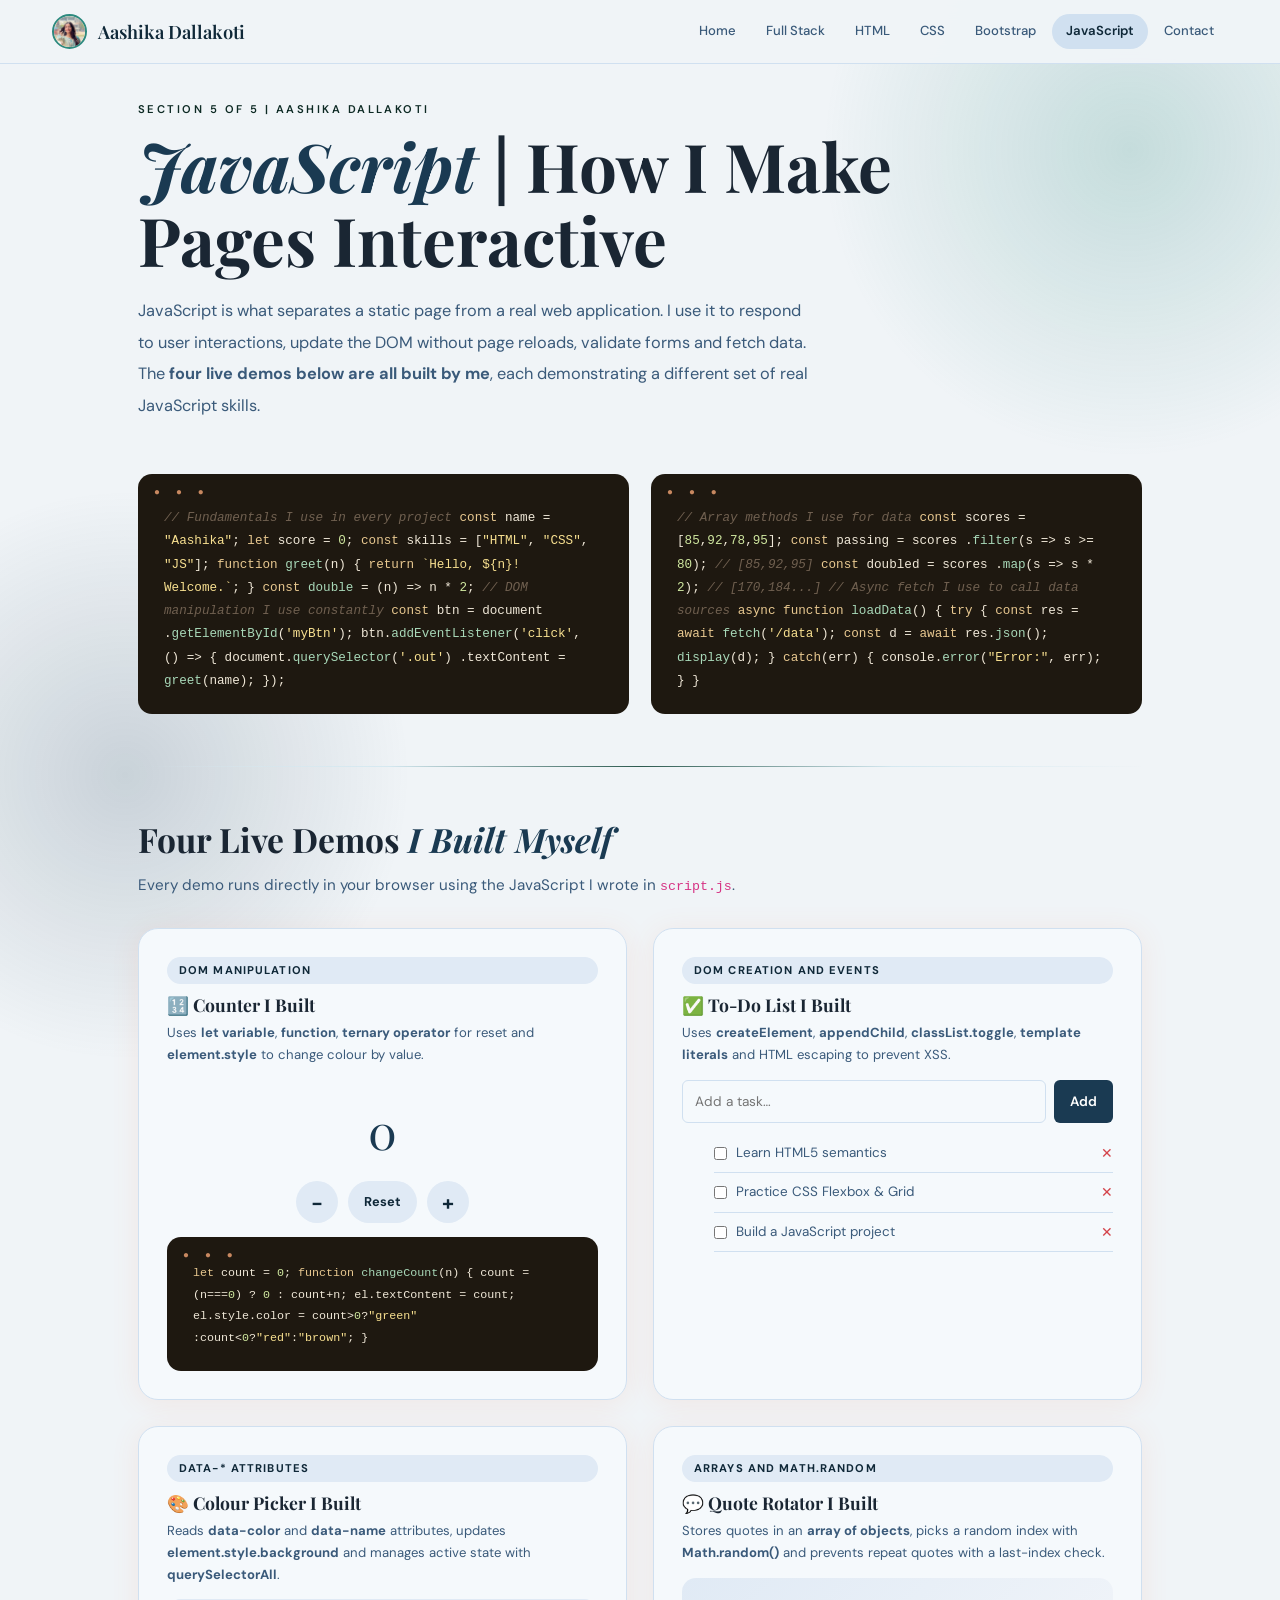
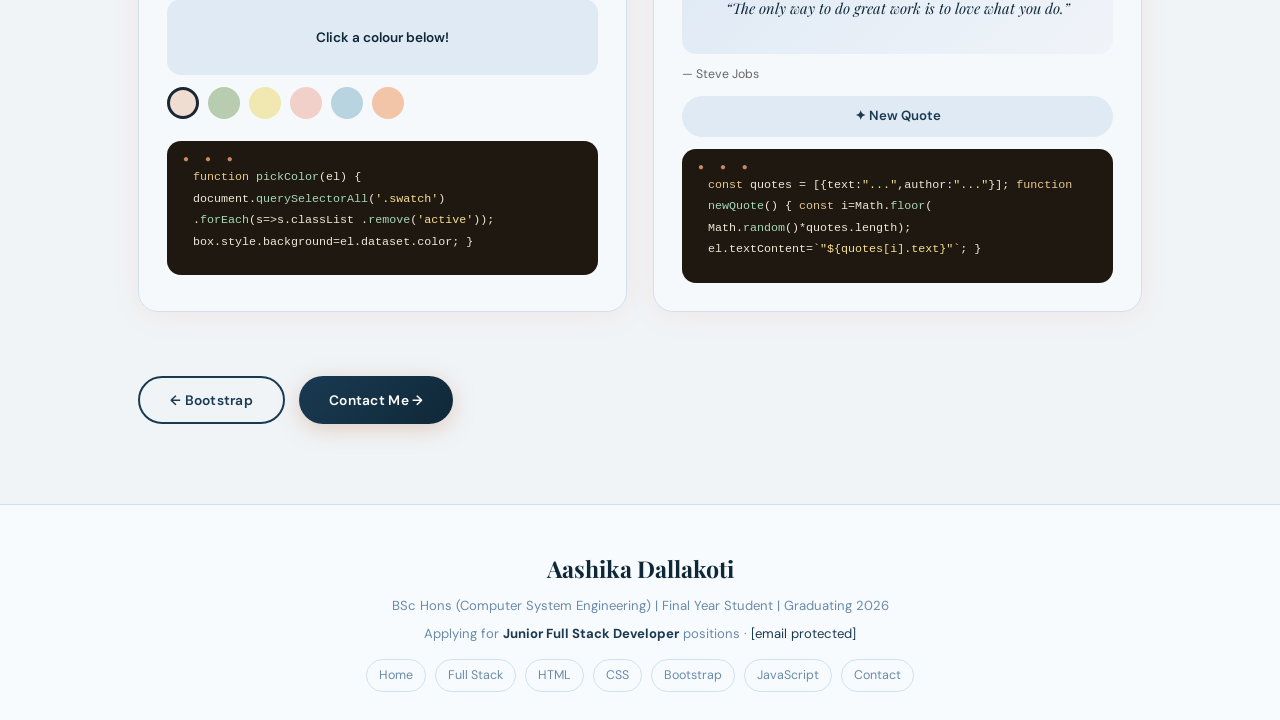
<file: javascript.html>
<!DOCTYPE html>
<html lang="en">
<head>
  <meta charset="UTF-8">
  <meta name="viewport" content="width=device-width,initial-scale=1.0">
  <link rel="icon" href="favicon.ico" type="image/x-icon">
  <title>JavaScript | Aashika Dallakoti</title>
  <link rel="stylesheet" href="https://cdn.jsdelivr.net/npm/bootstrap@5.3.3/dist/css/bootstrap.min.css" crossorigin="anonymous">
  <link rel="stylesheet" href="style.css">
  <link rel="stylesheet" href="page-styles.css">
</head>
<body>
<nav class="navbar">
  <a class="nav-brand" href="index.html">
    <img class="nav-logo" src="profile.jpg" alt="Aashika">
    <span class="nav-name">Aashika Dallakoti</span>
  </a>
  <div class="nav-menu">
    <a class="nav-link" href="index.html">Home</a>
    <a class="nav-link" href="fullstack.html">Full Stack</a>
    <a class="nav-link" href="html.html">HTML</a>
    <a class="nav-link" href="css.html">CSS</a>
    <a class="nav-link" href="bootstrap.html">Bootstrap</a>
    <a class="nav-link" href="javascript.html">JavaScript</a>
    <a class="nav-link" href="contact.html">Contact</a>
  </div>
</nav>
<div class="page-wrap">
  <div class="reveals">
    <span class="label">Section 5 of 5 | Aashika Dallakoti</span>
    <h1 class="page-title"><em>JavaScript</em> | How I Make<br>Pages Interactive</h1>
    <p class="page-intro">JavaScript is what separates a static page from a real web application. I use it to respond to user interactions, update the DOM without page reloads, validate forms and fetch data. The <strong>four live demos below are all built by me</strong>, each demonstrating a different set of real JavaScript skills.</p>
  </div>

  <div class="grid-2 reveals" style="margin-bottom:44px;">
    <div class="code-block" style="padding-top:32px;">
<span class="c">// Fundamentals I use in every project</span>
<span class="k">const</span> name  = <span class="s">"Aashika"</span>;
<span class="k">let</span>   score = <span class="v">0</span>;
<span class="k">const</span> skills = [<span class="s">"HTML"</span>, <span class="s">"CSS"</span>, <span class="s">"JS"</span>];

<span class="k">function</span> <span class="fn">greet</span>(n) {
  <span class="k">return</span> <span class="s">`Hello, ${n}! Welcome.`</span>;
}
<span class="k">const</span> <span class="fn">double</span> = (n) => n * <span class="v">2</span>;

<span class="c">// DOM manipulation I use constantly</span>
<span class="k">const</span> btn = document
  .<span class="fn">getElementById</span>(<span class="s">'myBtn'</span>);
btn.<span class="fn">addEventListener</span>(<span class="s">'click'</span>, () => {
  document.<span class="fn">querySelector</span>(<span class="s">'.out'</span>)
    .textContent = <span class="fn">greet</span>(name);
});
    </div>
    <div class="code-block" style="padding-top:32px;">
<span class="c">// Array methods I use for data</span>
<span class="k">const</span> scores = [<span class="v">85</span>,<span class="v">92</span>,<span class="v">78</span>,<span class="v">95</span>];

<span class="k">const</span> passing = scores
  .<span class="fn">filter</span>(s => s >= <span class="v">80</span>);   <span class="c">// [85,92,95]</span>
<span class="k">const</span> doubled = scores
  .<span class="fn">map</span>(s => s * <span class="v">2</span>);         <span class="c">// [170,184...]</span>

<span class="c">// Async fetch I use to call data sources</span>
<span class="k">async function</span> <span class="fn">loadData</span>() {
  <span class="k">try</span> {
    <span class="k">const</span> res = <span class="k">await</span> <span class="fn">fetch</span>(<span class="s">'/data'</span>);
    <span class="k">const</span> d   = <span class="k">await</span> res.<span class="fn">json</span>();
    <span class="fn">display</span>(d);
  } <span class="k">catch</span>(err) {
    console.<span class="fn">error</span>(<span class="s">"Error:"</span>, err);
  }
}
    </div>
  </div>

  <div class="divider"></div>
  <div class="reveals">
    <h2 class="section-heading">Four Live Demos <em>I Built Myself</em></h2>
    <p class="section-sub">Every demo runs directly in your browser using the JavaScript I wrote in <code>script.js</code>.</p>
  </div>

  <div class="js-grid reveals">
    <div class="card card-body js-card">
      <div class="js-tag">DOM Manipulation</div>
      <h3>&#128290; Counter I Built</h3>
      <p class="js-desc">Uses <strong>let variable</strong>, <strong>function</strong>, <strong>ternary operator</strong> for reset and <strong>element.style</strong> to change colour by value.</p>
      <div class="counter-display" id="counterVal">0</div>
      <div class="counter-btns">
        <button class="c-btn" onclick="changeCount(-1)">&minus;</button>
        <button class="c-btn rst" onclick="changeCount(0)">Reset</button>
        <button class="c-btn" onclick="changeCount(1)">+</button>
      </div>
      <div class="code-block" style="margin-top:14px;font-size:.73rem;padding-top:26px;">
<span class="k">let</span> count = <span class="v">0</span>;
<span class="k">function</span> <span class="fn">changeCount</span>(n) {
  count = (n===<span class="v">0</span>) ? <span class="v">0</span> : count+n;
  el.textContent = count;
  el.style.color = count><span class="v">0</span>?<span class="s">"green"</span>
    :count&lt;<span class="v">0</span>?<span class="s">"red"</span>:<span class="s">"brown"</span>;
}
      </div>
    </div>

    <div class="card card-body js-card">
      <div class="js-tag">DOM Creation and Events</div>
      <h3>&#9989; To-Do List I Built</h3>
      <p class="js-desc">Uses <strong>createElement</strong>, <strong>appendChild</strong>, <strong>classList.toggle</strong>, <strong>template literals</strong> and HTML escaping to prevent XSS.</p>
      <div class="todo-row">
        <input type="text" class="todo-inp" id="todoInput" placeholder="Add a task&hellip;">
        <button class="todo-add" onclick="addTodo()">Add</button>
      </div>
      <ul class="todo-list" id="todoList"></ul>
    </div>

    <div class="card card-body js-card">
      <div class="js-tag">data-* Attributes</div>
      <h3>&#127912; Colour Picker I Built</h3>
      <p class="js-desc">Reads <strong>data-color</strong> and <strong>data-name</strong> attributes, updates <strong>element.style.background</strong> and manages active state with <strong>querySelectorAll</strong>.</p>
      <div class="color-box" id="colorBox">Click a colour below!</div>
      <div class="swatches">
        <div class="swatch active" style="background:#eeddd0;" data-color="#eeddd0" data-name="Sand" onclick="pickColor(this)"></div>
        <div class="swatch" style="background:#b8ccb0;" data-color="#b8ccb0" data-name="Sage" onclick="pickColor(this)"></div>
        <div class="swatch" style="background:#f0e8b0;" data-color="#f0e8b0" data-name="Lemon" onclick="pickColor(this)"></div>
        <div class="swatch" style="background:#f0d0c8;" data-color="#f0d0c8" data-name="Blush" onclick="pickColor(this)"></div>
        <div class="swatch" style="background:#b8d4e0;" data-color="#b8d4e0" data-name="Sky" onclick="pickColor(this)"></div>
        <div class="swatch" style="background:#f2c4a8;" data-color="#f2c4a8" data-name="Peach" onclick="pickColor(this)"></div>
      </div>
      <div class="code-block" style="margin-top:12px;font-size:.73rem;padding-top:26px;">
<span class="k">function</span> <span class="fn">pickColor</span>(el) {
  document.<span class="fn">querySelectorAll</span>(<span class="s">'.swatch'</span>)
    .<span class="fn">forEach</span>(s=>s.classList
    .<span class="fn">remove</span>(<span class="s">'active'</span>));
  box.style.background=el.dataset.color;
}
      </div>
    </div>

    <div class="card card-body js-card">
      <div class="js-tag">Arrays and Math.random</div>
      <h3>&#128172; Quote Rotator I Built</h3>
      <p class="js-desc">Stores quotes in an <strong>array of objects</strong>, picks a random index with <strong>Math.random()</strong> and prevents repeat quotes with a last-index check.</p>
      <div class="q-box"><p class="q-text" id="quoteText">&ldquo;The only way to do great work is to love what you do.&rdquo;</p></div>
      <p class="q-author" id="quoteAuthor">&mdash; Steve Jobs</p>
      <button class="q-btn" onclick="newQuote()">&#10022; New Quote</button>
      <div class="code-block" style="margin-top:12px;font-size:.73rem;padding-top:26px;">
<span class="k">const</span> quotes = [{text:<span class="s">"..."</span>,author:<span class="s">"..."</span>}];
<span class="k">function</span> <span class="fn">newQuote</span>() {
  <span class="k">const</span> i=Math.<span class="fn">floor</span>(
    Math.<span class="fn">random</span>()*quotes.length);
  el.textContent=<span class="s">`"${quotes[i].text}"`</span>;
}
      </div>
    </div>
  </div>

  <div class="page-nav-btns reveals">
    <a href="bootstrap.html" class="btn btn-outline">&larr; Bootstrap</a>
    <a href="contact.html" class="btn btn-plum">Contact Me &rarr;</a>
  </div>
</div>

<footer class="footer">
  <div class="footer-name">Aashika Dallakoti</div>
  <p>BSc Hons (Computer System Engineering) | Final Year Student | Graduating 2026</p>
  <p style="margin-top:6px;">Applying for <strong>Junior Full Stack Developer</strong> positions &middot; <a href="/cdn-cgi/l/email-protection#6105000d0d000a0e150800001209080a0021060c00080d4f020e0c" style="color:var(--clay)"><span class="__cf_email__" data-cfemail="6703060b0b060c08130e0606140f0e0c0627000a060e0b4904080a">[email&#160;protected]</span></a></p>
  <div class="footer-links">
    <a href="index.html">Home</a><a href="fullstack.html">Full Stack</a>
    <a href="html.html">HTML</a><a href="css.html">CSS</a>
    <a href="bootstrap.html">Bootstrap</a><a href="javascript.html">JavaScript</a>
    <a href="contact.html">Contact</a>
    <script src="script.js"></script>
    <script src="script.js"></script>
</file>
<file: style.css>
@import url('https://fonts.googleapis.com/css2?family=Playfair+Display:ital,wght@0,400;0,600;0,700;1,400;1,600&family=DM+Sans:ital,wght@0,300;0,400;0,500;0,600;1,300&display=swap');

:root {
  --sand:#f0f4f7;--sand2:#e0eaf5;--peach:#d4e8f0;--peach2:#c0e0f0;
  --sage:#2d5a4f;--sage2:#1f4038;--sage3:#0d2a24;
  --cream:#f8fbfd;--warm:#e8f2f8;--clay:#1a3a52;--clay2:#0f2838;
  --sky:#4a7ba7;--sky2:#2d5a7f;--blush:#d4e8f0;--blush2:#b8dce8;
  --gold:#d4a852;--lemon:#e8d4a8;
  --ink:#1a2633;--body:#3a5a7a;--muted:#6a8aaa;
  --card:#f5f9fc;--bg:#f0f4f7;--border:#d0e0f0;
  --accent:#2d8a7f;--accent2:#1a5a52;
  --glow:rgba(45,138,127,.10);--glow2:rgba(45,138,127,.18);
  --ff-h:'Playfair Display',serif;--ff-b:'DM Sans',sans-serif;
  --r1:6px;--r2:14px;--r3:20px;--pill:999px;
  --plum:var(--clay);--plum2:var(--clay2);--rose-deep:var(--blush2);
  --mint:var(--sage);--mint-deep:var(--sage2);--butter:var(--lemon);
  --lavender:var(--sand2);--lav-deep:var(--peach2);--rose:var(--blush);
  --teal:var(--sage3);
  --glow:rgba(255,119,68,.10);--glow2:rgba(255,119,68,.18);
}
*,*::before,*::after{margin:0;padding:0;box-sizing:border-box}
html{scroll-behavior:smooth}
body{font-family:var(--ff-b);background:var(--bg);color:var(--body);overflow-x:hidden;line-height:1.7}
a{text-decoration:none;color:inherit}
img{max-width:100%;display:block}
button{cursor:pointer;font-family:var(--ff-b)}

body::before{content:'';position:fixed;top:-200px;right:-200px;width:700px;height:700px;border-radius:50%;
  background:radial-gradient(circle,rgba(45,138,127,.22)0%,transparent 62%);pointer-events:none;z-index:0}
body::after{content:'';position:fixed;bottom:-200px;left:-200px;width:650px;height:650px;border-radius:50%;
  background:radial-gradient(circle,rgba(26,58,82,.18)0%,transparent 62%);pointer-events:none;z-index:0}

.navbar{position:fixed;top:0;left:0;right:0;z-index:999;height:64px;
  display:flex;align-items:center;justify-content:space-between;padding:0 52px;
  background:rgba(240,244,247,.97);backdrop-filter:blur(20px);border-bottom:1px solid var(--border)}
.nav-brand{display:flex;align-items:center;gap:11px}
.nav-logo{width:35px;height:35px;border-radius:50%;object-fit:cover;object-position:center top;border:2px solid #2d8a7f}
.nav-name{font-family:var(--ff-h);font-size:1.15rem;color:#0f2838;font-weight:600}
.nav-menu{display:flex;align-items:center;gap:2px}
.nav-link{padding:6px 14px;border-radius:var(--pill);font-size:.82rem;font-weight:500;color:var(--body);transition:.2s}
.nav-link:hover,.nav-link.active{background:#d0e0f0;color:#0f2838}
.nav-link.active{font-weight:600}

.page-wrap{position:relative;z-index:1;max-width:1100px;margin:0 auto;padding:100px 48px 80px}

.label{display:block;font-size:.7rem;font-weight:600;letter-spacing:.22em;text-transform:uppercase;color:var(--sage3);margin-bottom:10px}
.page-title{font-family:var(--ff-h);font-size:clamp(2.6rem,5.5vw,4.2rem);color:var(--ink);line-height:1.1;margin-bottom:18px;font-weight:700}
.page-title em{color:var(--clay);font-style:italic}
.page-intro{font-size:1.02rem;line-height:1.95;max-width:680px;color:var(--body);margin-bottom:52px}
.section-heading{font-family:var(--ff-h);font-size:clamp(1.5rem,3vw,2.1rem);color:var(--ink);margin-bottom:12px;font-weight:700}
.section-heading em{color:var(--clay);font-style:italic}
.section-sub{font-size:.95rem;line-height:1.9;margin-bottom:28px;color:var(--body)}

.card{background:var(--card);border:1px solid var(--border);border-radius:var(--r3);box-shadow:0 3px 28px var(--glow);transition:.28s}
.card:hover{transform:translateY(-3px);box-shadow:0 12px 40px var(--glow2)}
.card-body{padding:30px}
.card-accent-rose{border-top:4px solid var(--blush2)}
.card-accent-mint{border-top:4px solid var(--sage2)}
.card-accent-butter{border-top:4px solid var(--gold)}
.card-accent-sky{border-top:4px solid var(--sky2)}

.btn{display:inline-flex;align-items:center;gap:8px;padding:12px 30px;border-radius:var(--pill);font-size:.86rem;font-weight:600;border:none;transition:.22s;cursor:pointer;letter-spacing:.02em}
.btn:hover{transform:translateY(-2px)}
.btn-plum{background:linear-gradient(135deg,var(--clay),var(--clay2));color:#fff;box-shadow:0 5px 22px rgba(200,136,96,.36)}
.btn-plum:hover{box-shadow:0 10px 30px rgba(200,136,96,.48)}
.btn-outline{background:transparent;border:2px solid var(--clay);color:var(--clay)}
.btn-outline:hover{background:var(--sand2)}
.btn-sm{padding:7px 18px;font-size:.79rem}

.divider{height:1px;margin:52px 0;background:linear-gradient(90deg,transparent,var(--peach),var(--sage),var(--peach),transparent)}

.code-block{background:#1e1810;color:#f0e8d8;border-radius:var(--r2);padding:28px 26px 22px;font-family:'Fira Code','Courier New',monospace;font-size:.79rem;line-height:1.84;overflow-x:auto;position:relative}
.code-block::before{content:'● ● ●';position:absolute;top:10px;left:16px;font-size:.62rem;letter-spacing:5px;color:#c88860}
.code-block .t{color:#f0b8a0}.code-block .a{color:#a8d4c0}.code-block .v{color:#d0e8a0}
.code-block .c{color:#706050;font-style:italic}.code-block .k{color:#e8c890}.code-block .s{color:#f8e090}.code-block .fn{color:#a8d8b8}

.pill-row{display:flex;flex-wrap:wrap;gap:8px;margin:13px 0}
.pill{border-radius:var(--pill);padding:4px 12px;font-size:.75rem;font-family:'Fira Code','Courier New',monospace;font-weight:600}
.pill-default{background:var(--blush);color:#804030}
.pill-lav{background:var(--sand2);color:#7a4828}

/* ✅ CHANGED: Full Stack pill is now WHITE with dark border instead of green */
.pill-mint{background:#ffffff;color:#1f4038;border:1.5px solid #2d5a4f}

.pill-butter{background:var(--lemon);color:#7a6010}
.pill-sky{background:var(--sky2);color:#1a4870}

.grid-2{display:grid;grid-template-columns:1fr 1fr;gap:22px}
.grid-3{display:grid;grid-template-columns:1fr 1fr 1fr;gap:18px}

.reveal{opacity:0;transform:translateY(26px);transition:opacity .6s ease,transform .6s ease}
.reveal.visible{opacity:1;transform:translateY(0)}

.footer{position:relative;z-index:1;text-align:center;padding:44px 40px 28px;border-top:1px solid var(--border);background:#f8fbfd}
.footer-name{font-family:var(--ff-h);font-size:1.45rem;color:var(--clay2);margin-bottom:6px;font-weight:700}
.footer p{font-size:.82rem;color:var(--muted);margin-bottom:3px}
.footer strong{color:var(--clay)}
.footer-links{display:flex;justify-content:center;flex-wrap:wrap;gap:9px;margin-top:14px}
.footer-links a{font-size:.78rem;color:var(--muted);transition:.2s;padding:5px 12px;border-radius:var(--pill);border:1px solid var(--border)}
.footer-links a:hover{color:var(--clay2);background:var(--sand2);border-color:var(--sand2)}

.input-error{border-color:#d07070!important;background:#fff5f5!important;animation:shake .35s ease}
@keyframes shake{0%,100%{transform:translateX(0)}25%{transform:translateX(-5px)}75%{transform:translateX(5px)}}
.field-error{color:#b04040;background:#fff0f0;border-left:3px solid #d07070;border-radius:0 0 7px 7px;padding:7px 12px;font-size:.78rem;font-weight:600;margin-top:-2px;margin-bottom:6px;display:none}
.form-success-msg{display:none;align-items:center;gap:12px;margin-top:16px;padding:14px 18px;background:linear-gradient(135deg,var(--sage),#c8e8c0);color:#1a5020;border-radius:12px;border-left:4px solid var(--sage2);font-size:.88rem;font-weight:600}
.form-success-msg .check{background:var(--sage2);color:#fff;width:28px;height:28px;border-radius:50%;display:flex;align-items:center;justify-content:center;flex-shrink:0;font-size:1rem}

@media(max-width:960px){.grid-3{grid-template-columns:1fr 1fr}}
@media(max-width:640px){
  .navbar{padding:0 16px}.nav-link{padding:5px 8px;font-size:.74rem}
  .page-wrap{padding:86px 16px 56px}.grid-2,.grid-3{grid-template-columns:1fr}
}
</file>
<file: page-styles.css>
/* ══ HOME ══ */
.hero-home{position:relative;z-index:1;min-height:100vh;display:flex;align-items:center;justify-content:center;padding:90px 52px 60px}
.hero-bg{position:absolute;inset:0;background:radial-gradient(ellipse at 70% 40%,rgba(45,138,127,.25)0%,transparent 55%);pointer-events:none}
.hero-content{display:flex;align-items:center;gap:80px;max-width:1100px;width:100%;flex-direction:row-reverse}
.profile-wrap{position:relative;flex-shrink:0}

.profile-outer{width:260px;height:260px;border-radius:50%;padding:5px;
  background:linear-gradient(145deg,#c0e0f0,#d4e8f0,#2d5a4f,#b8dce8);
  animation:floatY 5s ease-in-out infinite;
  box-shadow:0 20px 60px rgba(45,138,127,.22),0 0 0 2px rgba(212,232,240,.6)}
.profile-inner{width:100%;height:100%;border-radius:50%;overflow:hidden;border:4px solid #fff}
.profile-inner img{width:100%;height:100%;object-fit:cover;object-position:center top}
.profile-badge{position:absolute;bottom:14px;left:50%;transform:translateX(-50%);
  background:#fff;color:#0f2838;font-size:.72rem;font-weight:700;
  padding:6px 16px;border-radius:var(--pill);box-shadow:0 4px 18px var(--glow);
  white-space:nowrap;border:1px solid var(--border)}
.profile-deco{position:absolute;top:-14px;right:-14px;width:48px;height:48px;
  border-radius:50%;background:linear-gradient(135deg,#d4a852,#2d8a7f);
  display:flex;align-items:center;justify-content:center;font-size:1.4rem;
  box-shadow:0 4px 16px rgba(0,0,0,.1)}

@keyframes floatY{0%,100%{transform:translateY(0)}50%{transform:translateY(-14px)}}

.hero-text{flex:1}
.hero-greeting{font-family:var(--ff-h);font-size:1.15rem;color:#1a3a52;font-weight:600;margin-bottom:6px;font-style:italic}
.hero-name{font-family:var(--ff-h);font-size:clamp(2.6rem,6vw,4.4rem);color:var(--ink);line-height:1.06;margin-bottom:8px;font-weight:700}
.hero-name em{color:#1a3a52;font-style:italic}
.hero-role{display:inline-flex;align-items:center;gap:8px;background:#e0eaf5;
  color:#0f2838;font-size:.82rem;font-weight:600;padding:6px 16px;
  border-radius:var(--pill);margin-bottom:20px}
.role-dot{width:7px;height:7px;border-radius:50%;background:#1a3a52;animation:pulse 2s infinite}
@keyframes pulse{0%,100%{opacity:1;transform:scale(1)}50%{opacity:.5;transform:scale(.8)}}
.hero-bio{font-size:1.04rem;line-height:1.9;max-width:580px;color:var(--body);margin-bottom:28px}
.hero-btns{display:flex;gap:14px;flex-wrap:wrap;margin-bottom:28px}
.tech-stack{display:flex;flex-wrap:wrap;gap:9px}
.tech-badge{background:var(--card);border:1.5px solid var(--border);color:var(--body);
  border-radius:var(--pill);padding:5px 14px;font-size:.78rem;font-weight:500;
  box-shadow:0 2px 10px var(--glow)}

/* About strip */
.about-strip .ab-inner{display:flex;flex-wrap:wrap}
.ab-item{display:flex;align-items:flex-start;gap:14px;flex:1;min-width:180px;padding:22px 26px}
.ab-icon{font-size:1.7rem;flex-shrink:0;margin-top:2px}
.ab-item strong{display:block;color:var(--ink);font-size:.9rem;margin-bottom:4px;font-weight:600}
.ab-item p{font-size:.81rem;line-height:1.6}
.ab-div{width:1px;background:var(--border);flex-shrink:0}

/* Section nav cards */
.section-cards{display:grid;grid-template-columns:repeat(3,1fr);gap:20px;margin-top:8px}
.snc{background:var(--card);border:1.5px solid var(--border);border-radius:var(--r3);
  padding:28px 22px;box-shadow:0 4px 24px var(--glow);transition:.25s;
  display:flex;flex-direction:column;gap:8px;cursor:pointer}
.snc:hover{transform:translateY(-5px);box-shadow:0 14px 42px var(--glow2);border-color:#d0e0f0}
.snc-num{font-family:var(--ff-h);font-size:2rem;color:#2d8a7f;font-weight:700;line-height:1;margin-bottom:2px}
.snc-icon{font-size:1.6rem}
.snc h3{font-family:var(--ff-h);font-size:1.15rem;color:var(--ink);font-weight:700}
.snc p{font-size:.82rem;line-height:1.65;color:var(--body);flex:1}
.snc-arr{font-size:1.1rem;color:#1a3a52;margin-top:4px}

/* Page nav */
.page-nav-btns{display:flex;gap:14px;margin-top:64px;flex-wrap:wrap}

/* ══ FULL STACK ══ */
.pillar-card{padding:28px !important}
.pillar-icon{font-size:2rem;margin-bottom:12px}
.pillar-card h3{font-family:var(--ff-h);font-size:1.2rem;color:var(--ink);margin-bottom:8px;font-weight:700}
.pillar-card p{font-size:.87rem;line-height:1.75}
.arch-flow{display:flex;align-items:center;justify-content:center;flex-wrap:wrap;gap:0;padding:12px 0}
.arch-box{border-radius:var(--r2);padding:22px 30px;text-align:center;min-width:190px}
.arch-fe{background:linear-gradient(135deg,#e0eaf5,#d4e8f0)}
.arch-be{background:linear-gradient(135deg,#d4e8f0,#c8e0f0)}
.arch-db{background:linear-gradient(135deg,#f0f4f7,#e8f0f8)}
.arch-lbl{font-weight:700;font-size:.82rem;color:var(--ink);letter-spacing:.08em;text-transform:uppercase;margin-bottom:6px}
.arch-tech{font-size:.77rem;color:var(--body)}
.arch-arr{display:flex;flex-direction:column;align-items:center;gap:5px;padding:0 16px;min-width:110px}
.arch-line{display:block;width:60px;height:2px;background:linear-gradient(90deg,#1a3a52,#2d8a7f)}
.arch-lbl2{font-size:.7rem;color:var(--muted);text-align:center;line-height:1.5}
.skill-tbl{overflow:hidden}
.skill-tbl table{width:100%;border-collapse:collapse}
.skill-tbl th{background:linear-gradient(135deg,#e0eaf5,#d4e8f0);color:#0f2838;
  font-size:.75rem;text-transform:uppercase;letter-spacing:.1em;padding:13px 18px;text-align:left;font-weight:700}
.skill-tbl td{padding:13px 18px;border-bottom:1px solid var(--border);font-size:.87rem}
.skill-tbl tr:last-child td{border-bottom:none}
.skill-tbl tr:hover td{background:#f8fbfd}
.skill-bar{display:inline-block;height:8px;background:linear-gradient(90deg,#1a3a52,#2d8a7f);
  border-radius:var(--pill);min-width:20px;transition:width .8s ease}

/* ══ HTML PAGE ══ */
.html-preview{background:var(--bg);border:2px dashed #1a3a52;border-radius:var(--r2);padding:22px;margin-top:16px}
.html-preview h4{color:#0f2838;font-size:.77rem;text-transform:uppercase;letter-spacing:.1em;margin-bottom:12px;font-weight:700}
.demo-form{display:flex;flex-direction:column;gap:5px}
.demo-form label{font-size:.83rem;font-weight:600;color:var(--body)}
.demo-input{border:1.5px solid var(--border);border-radius:var(--r1);padding:9px 13px;
  font-family:var(--ff-b);font-size:.85rem;outline:none;background:var(--card);color:var(--ink);
  transition:border-color .2s;width:100%}
.demo-input:focus{border-color:#1a3a52;box-shadow:0 0 0 3px rgba(26,58,82,.1)}
.demo-table{width:100%;border-collapse:collapse;font-size:.84rem}
.demo-table th{background:linear-gradient(135deg,#e0eaf5,#d4e8f0);color:#0f2838;padding:9px 13px;text-align:left;font-size:.76rem;font-weight:700}
.demo-table td{padding:9px 13px;border-bottom:1px solid var(--border)}
.demo-table tr:hover td{background:#f8fbfd}
.sem-card{padding:20px !important}
.sem-card code{display:block;font-family:'Fira Code','Courier New',monospace;font-size:.88rem;color:#1a3a52;margin-bottom:7px;font-weight:700}
.sem-card p{font-size:.81rem;line-height:1.65}

/* ══ CSS PAGE ══ */
.bmd{font-size:.7rem;font-weight:600;text-align:center}
.bmd-margin{background:#d4e8f0;color:#0f3a52;border-radius:12px;padding:16px;display:flex;align-items:center;justify-content:center}
.bmd-border{background:#c0e0f0;color:#0d2838;border-radius:8px;padding:13px;display:flex;align-items:center;justify-content:center}
.bmd-padding{background:#e0eaf5;color:#0f3a5a;border-radius:6px;padding:11px;display:flex;align-items:center;justify-content:center}
.bmd-content{background:#f0f4f7;color:#1a3a52;border-radius:4px;padding:10px 20px}
.flex-live{display:flex;gap:9px;align-items:stretch}
.fl-box{flex:1;border-radius:var(--r1);padding:13px 8px;text-align:center;font-size:.8rem;font-weight:600;color:#fff;background:#1a3a52}
.grid-demo-css{display:grid;grid-template-columns:repeat(3,1fr);gap:9px;margin-top:12px}
.gd-cell{border-radius:var(--r1);padding:13px;text-align:center;font-size:.8rem;font-weight:600;color:#fff;background:#2d8a7f}
.anim-panel{min-height:150px}
.css-anims{display:flex;gap:24px;justify-content:center;align-items:flex-end;padding:18px 0}
.anim-item{display:flex;flex-direction:column;align-items:center;gap:9px;font-size:.72rem;color:var(--muted)}
.anim-bounce{width:38px;height:38px;border-radius:50%;background:linear-gradient(135deg,#c0e0f0,#e0eaf5);animation:bnc 1.1s ease-in-out infinite}
@keyframes bnc{0%,100%{transform:translateY(0) scale(1)}50%{transform:translateY(-26px) scale(.9)}}
.anim-spin{width:38px;height:38px;border-radius:var(--r1);background:linear-gradient(135deg,#1a3a52,#2d8a7f);animation:spn 1.4s linear infinite}
@keyframes spn{to{transform:rotate(360deg)}}
.anim-pulse{width:38px;height:38px;border-radius:50%;background:#7fbde8;border:3px solid #2d8a7f;animation:pls 1.2s ease-in-out infinite}
@keyframes pls{0%,100%{transform:scale(1);opacity:1}50%{transform:scale(1.3);opacity:.7}}
.anim-slide{width:38px;height:38px;border-radius:var(--r1);background:linear-gradient(135deg,#d0e0f0,#d4a852);animation:sld 1.5s ease-in-out infinite alternate}
@keyframes sld{from{transform:translateX(-20px)}to{transform:translateX(20px)}}
.css-editor{display:flex;flex-direction:column;gap:16px}
.css-editor label{display:flex;flex-direction:column;gap:7px;font-size:.82rem;font-weight:600;color:var(--body)}
.css-editor input[type="color"]{height:38px;width:80px;border:1.5px solid var(--border);border-radius:var(--r1);cursor:pointer;padding:2px}
.css-editor input[type="range"]{accent-color:#1a3a52;width:100%}

/* ══ BOOTSTRAP ══ */
.bs-why{padding:26px !important;text-align:center}
.bs-why-icon{font-size:2rem;margin-bottom:12px}
.bs-why h3{font-family:var(--ff-h);color:var(--ink);margin-bottom:8px;font-size:1.15rem;font-weight:700}
.bs-why p{font-size:.84rem;line-height:1.65}
.bs-grid-demo{display:flex;flex-direction:column;gap:11px}
.bs-row{display:flex;gap:11px}
.bs-col{flex:1;border-radius:var(--r1);padding:14px;text-align:center;font-size:.82rem;font-weight:600;color:#fff;background:#1a3a52}
.bs-btns{display:flex;flex-wrap:wrap;gap:9px}
.bsb{padding:9px 18px;border-radius:var(--r1);border:none;font-family:var(--ff-b);font-size:.82rem;cursor:pointer;font-weight:600;transition:.2s}
.bsb:hover{opacity:.88;transform:translateY(-1px)}
.bsb.p{background:#1a3a52;color:#fff}.bsb.s{background:#2d8a7f;color:#fff}
.bsb.w{background:#e0eaf5;color:#1a3a52}.bsb.d{background:#0f2838;color:#fff}
.bsb.sec{background:#3a5a7a;color:#fff}.bsb.op{background:transparent;border:2px solid #1a3a52;color:#1a3a52}
.bsb.sm{padding:6px 14px;font-size:.78rem}
.bs-tabs{display:flex;border-bottom:2px solid #e0eaf5}
.bs-tab{padding:10px 18px;font-size:.83rem;cursor:pointer;color:var(--body);border-bottom:3px solid transparent;margin-bottom:-2px;transition:.2s;font-weight:500}
.bs-tab.active{color:#0f2838;border-bottom-color:#1a3a52;font-weight:700}
.bs-demo-card{background:var(--card);border-radius:var(--r2);overflow:hidden;border:1px solid var(--border);box-shadow:0 3px 18px var(--glow)}
.bs-card-img{height:75px}
.bs-card-bd{padding:16px}
.bs-card-bd h5{font-family:var(--ff-h);color:var(--ink);margin-bottom:6px;font-size:.95rem;font-weight:700}
.bs-card-bd p{font-size:.8rem;line-height:1.6;margin-bottom:10px}

/* ══ JS ══ */
.js-grid{display:grid;grid-template-columns:1fr 1fr;gap:26px;margin-top:24px}
.js-card{padding:28px !important}
.js-tag{display:inline-block;background:#e0eaf5;color:#0f2838;
  font-size:.7rem;font-weight:700;text-transform:uppercase;letter-spacing:.1em;
  padding:4px 12px;border-radius:var(--pill);margin-bottom:10px}
.js-card h3{font-family:var(--ff-h);color:var(--ink);margin-bottom:7px;font-size:1.1rem;font-weight:700}
.js-desc{font-size:.82rem;margin-bottom:14px;line-height:1.65}
.counter-display{font-family:var(--ff-h);font-size:3rem;color:#1a3a52;text-align:center;margin:10px 0;transition:.3s}
.counter-btns{display:flex;gap:10px;justify-content:center}
.c-btn{width:42px;height:42px;border-radius:50%;border:none;font-size:1.3rem;font-weight:700;
  cursor:pointer;background:#e0eaf5;color:#0f2838;transition:.2s}
.c-btn.rst{width:auto;padding:0 16px;font-size:.8rem;border-radius:var(--pill)}
.c-btn:hover{background:#1a3a52;color:#fff}
.todo-row{display:flex;gap:8px;margin-bottom:11px}
.todo-inp{flex:1;border:1.5px solid var(--border);border-radius:var(--r1);padding:9px 12px;
  font-family:var(--ff-b);font-size:.85rem;outline:none;background:var(--card);color:var(--ink);transition:.2s}
.todo-inp:focus{border-color:#1a3a52}
.todo-add{background:#1a3a52;color:#fff;border:none;border-radius:var(--r1);
  padding:9px 16px;font-family:var(--ff-b);font-size:.85rem;font-weight:600}
.todo-list{list-style:none;max-height:130px;overflow-y:auto}
.todo-item{display:flex;align-items:center;gap:9px;padding:7px 0;border-bottom:1px solid var(--border);font-size:.84rem}
.todo-item input[type="checkbox"]{accent-color:#1a3a52}
.todo-item.done span{text-decoration:line-through;color:#bbb}
.todo-del{margin-left:auto;background:none;border:none;cursor:pointer;color:#d4434a;font-size:.9rem}
.color-box{height:76px;border-radius:var(--r2);margin-bottom:12px;background:#e0eaf5;
  transition:background .4s;display:flex;align-items:center;justify-content:center;
  font-size:.85rem;font-weight:600;color:#0f2838}
.swatches{display:flex;gap:9px;flex-wrap:wrap;margin-bottom:10px}
.swatch{width:32px;height:32px;border-radius:50%;cursor:pointer;border:3px solid transparent;transition:.2s}
.swatch:hover{transform:scale(1.15)}
.swatch.active{border-color:var(--ink)}
.q-box{background:linear-gradient(135deg,#e0eaf5,#f0f4f9);border-radius:var(--r2);
  padding:18px;text-align:center;margin-bottom:10px;min-height:76px;
  display:flex;align-items:center;justify-content:center}
.q-text{font-family:var(--ff-h);font-style:italic;color:#0f2838;font-size:.92rem;line-height:1.65}
.q-author{font-size:.77rem;color:#666;margin-bottom:11px}
.q-btn{background:#e0eaf5;border:none;border-radius:var(--pill);padding:9px 20px;
  cursor:pointer;font-family:var(--ff-b);font-size:.83rem;font-weight:600;color:#1a3a52;transition:.2s}
.q-btn:hover{background:#1a3a52;color:#fff}

/* ══ CONTACT ══ */
.ci-cards{display:flex;flex-direction:column;gap:14px}
.ci-card{display:flex;align-items:center;gap:18px;padding:20px 24px !important}
.ci-icon{font-size:1.6rem;flex-shrink:0}
.ci-card h4{font-family:var(--ff-h);color:var(--ink);margin-bottom:4px;font-size:1rem;font-weight:700}
.ci-card p{font-size:.84rem}
.ci-card a{color:#1a3a52;font-weight:600}
.ci-card a:hover{text-decoration:underline}
.form-group{display:flex;flex-direction:column;gap:6px;margin-bottom:16px}
.form-lbl{font-size:.82rem;font-weight:700;color:#0f2838}
.form-inp{border:1.5px solid #ddd;border-radius:var(--r1);padding:11px 15px;
  font-family:var(--ff-b);font-size:.88rem;outline:none;background:#fff;color:#0f2838;
  transition:.2s;width:100%}
.form-inp:focus{border-color:#1a3a52;box-shadow:0 0 0 3px rgba(26,58,82,.1)}
textarea.form-inp{resize:vertical}

/* ══ RESPONSIVE ══ */
@media(max-width:960px){
  .hero-content{flex-direction:column;text-align:center;gap:36px}
  .hero-btns{justify-content:center}.tech-stack{justify-content:center}
  .section-cards{grid-template-columns:1fr 1fr}
  .js-grid{grid-template-columns:1fr}
  .arch-flow{flex-direction:column}.arch-arr{flex-direction:row}
}
@media(max-width:640px){
  .hero-home{padding:90px 18px 40px}.profile-outer{width:190px;height:190px}
  .section-cards{grid-template-columns:1fr}
}
</file>
